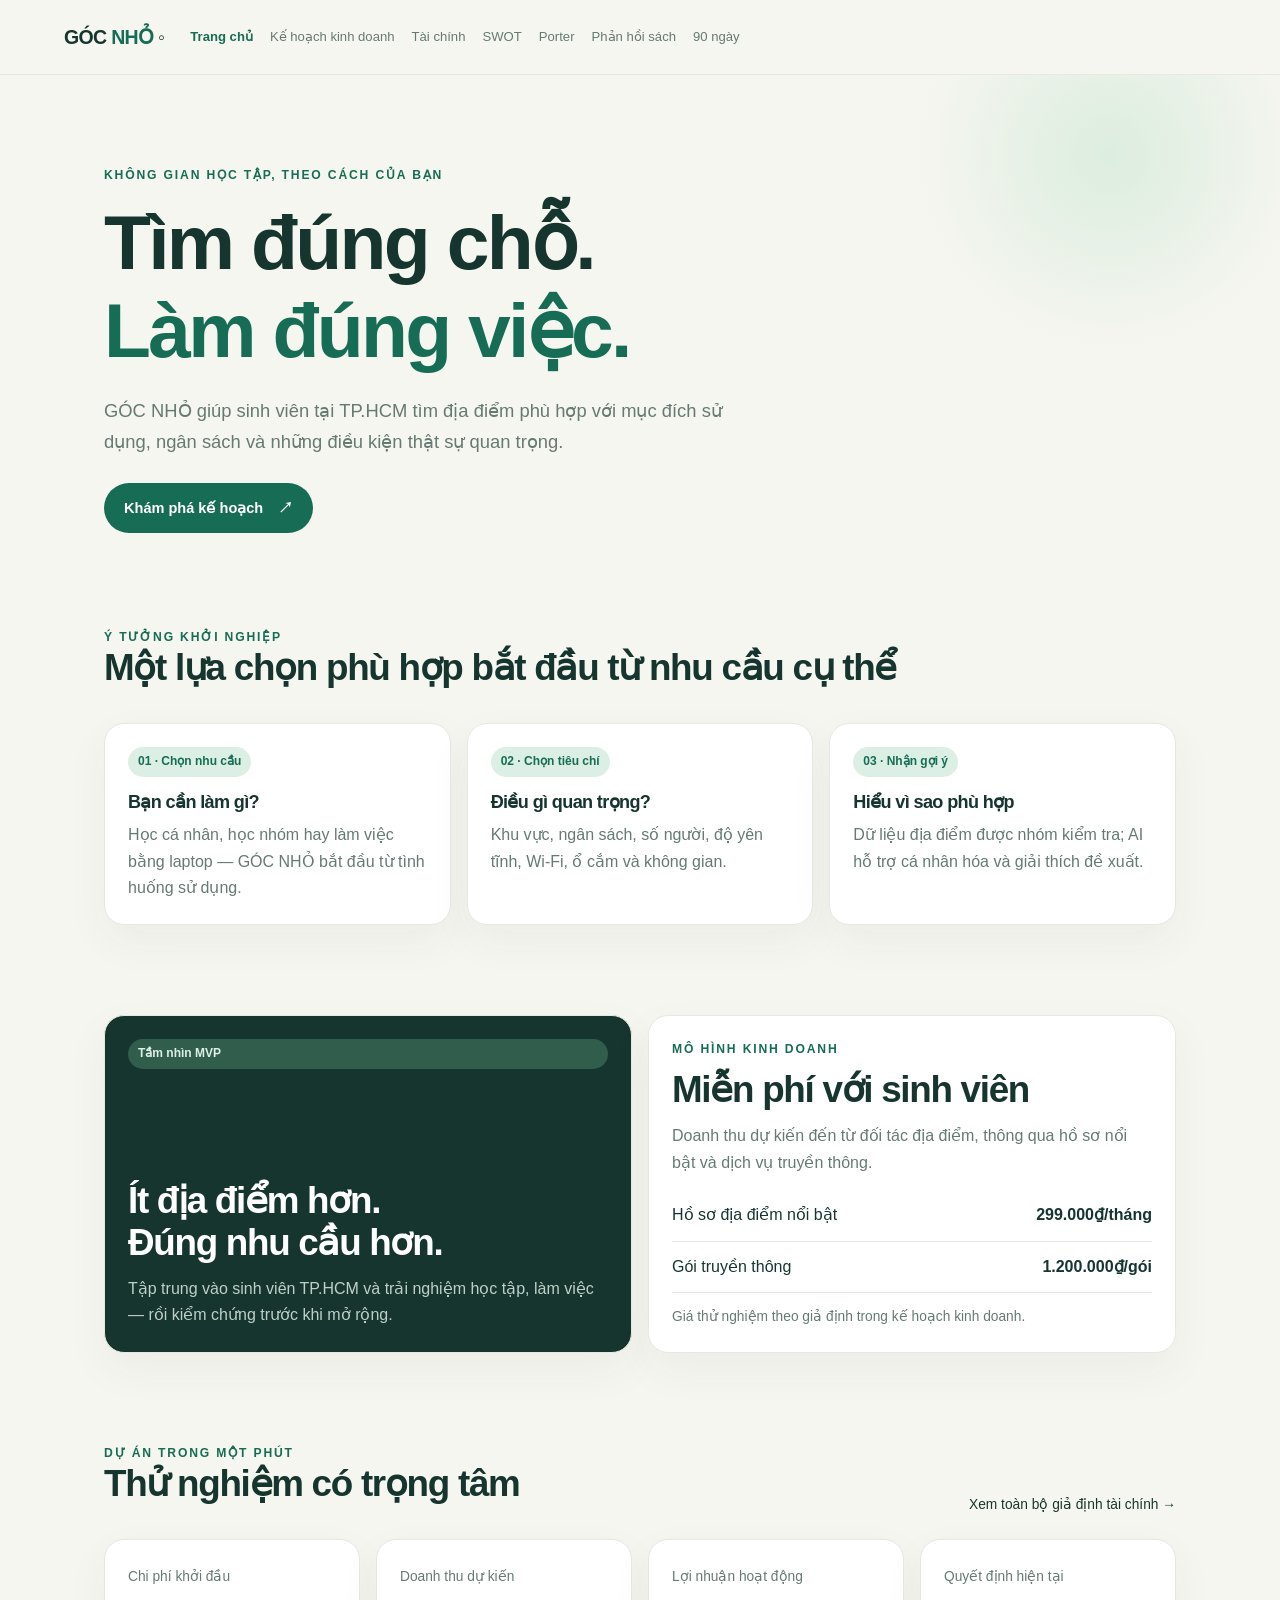
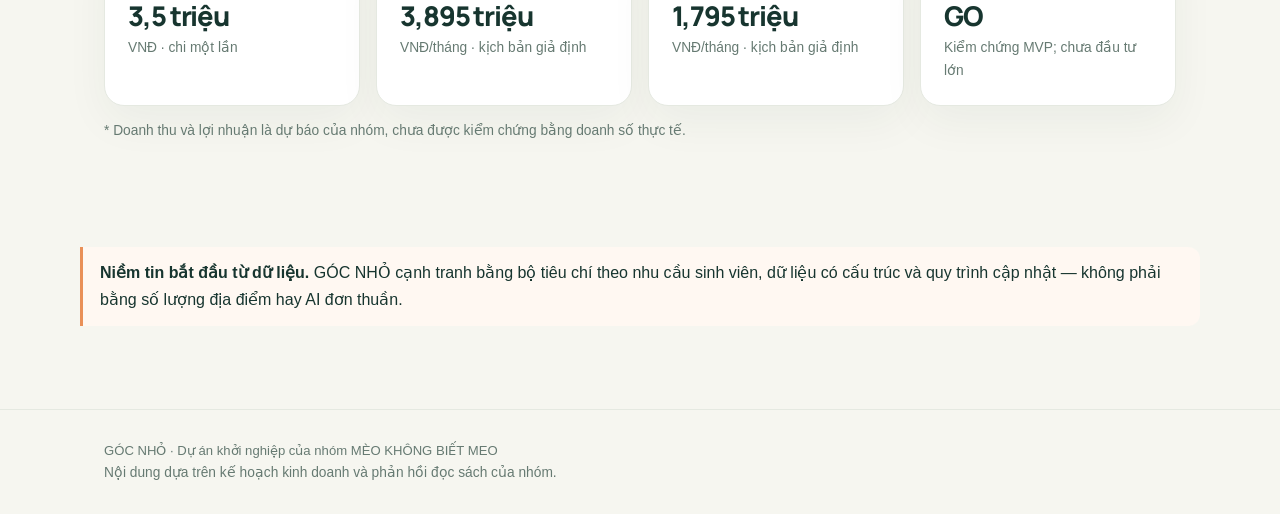
<file: index.html>
<!doctype html><html lang="vi"><head><meta charset="utf-8"><meta name="viewport" content="width=device-width,initial-scale=1"><meta name="theme-color" content="#f6f6f0"><meta name="description" content="GÓC NHỎ — nền tảng giúp sinh viên tìm đúng không gian cho việc cần làm."><title>GÓC NHỎ — Tìm đúng chỗ. Làm đúng việc.</title><link rel="stylesheet" href="style.css"></head><body>
<nav class="nav"><div class="navin"><a class="brand" href="index.html">GÓC <i>NHỎ</i> ◦</a><div class="navlinks"><a class="active" href="index.html">Trang chủ</a><a href="ke-hoach-kinh-doanh.html">Kế hoạch kinh doanh</a><a href="phan-tich-tai-chinh.html">Tài chính</a><a href="swot.html">SWOT</a><a href="porter.html">Porter</a><a href="phan-hoi-doc-sach.html">Phản hồi sách</a><a href="ke-hoach-90-ngay.html">90 ngày</a></div></div></nav>
<main><section class="hero"><div class="wrap"><div class="eyebrow">Không gian học tập, theo cách của bạn</div><h1>Tìm đúng chỗ.<br><span style="color:var(--green)">Làm đúng việc.</span></h1><p class="lead">GÓC NHỎ giúp sinh viên tại TP.HCM tìm địa điểm phù hợp với mục đích sử dụng, ngân sách và những điều kiện thật sự quan trọng.</p><a class="btn" href="ke-hoach-kinh-doanh.html">Khám phá kế hoạch <span aria-hidden="true">　↗</span></a></div></section>
<section class="section"><div class="wrap"><div class="sectionhead"><div><div class="eyebrow">Ý tưởng khởi nghiệp</div><h2>Một lựa chọn phù hợp bắt đầu từ nhu cầu cụ thể</h2></div></div><div class="grid g3"><article class="card"><span class="tag">01 · Chọn nhu cầu</span><h3 style="margin-top:15px">Bạn cần làm gì?</h3><p>Học cá nhân, học nhóm hay làm việc bằng laptop — GÓC NHỎ bắt đầu từ tình huống sử dụng.</p></article><article class="card"><span class="tag">02 · Chọn tiêu chí</span><h3 style="margin-top:15px">Điều gì quan trọng?</h3><p>Khu vực, ngân sách, số người, độ yên tĩnh, Wi-Fi, ổ cắm và không gian.</p></article><article class="card"><span class="tag">03 · Nhận gợi ý</span><h3 style="margin-top:15px">Hiểu vì sao phù hợp</h3><p>Dữ liệu địa điểm được nhóm kiểm tra; AI hỗ trợ cá nhân hóa và giải thích đề xuất.</p></article></div></div></section>
<section class="section"><div class="wrap grid g2"><article class="card feature"><span class="tag">Tầm nhìn MVP</span><div><h2>Ít địa điểm hơn.<br>Đúng nhu cầu hơn.</h2><p>Tập trung vào sinh viên TP.HCM và trải nghiệm học tập, làm việc — rồi kiểm chứng trước khi mở rộng.</p></div></article><article class="card"><div class="eyebrow">Mô hình kinh doanh</div><h2 style="margin-top:10px">Miễn phí với sinh viên</h2><p>Doanh thu dự kiến đến từ đối tác địa điểm, thông qua hồ sơ nổi bật và dịch vụ truyền thông.</p><div class="row"><span>Hồ sơ địa điểm nổi bật</span><strong>299.000₫/tháng</strong></div><div class="row"><span>Gói truyền thông</span><strong>1.200.000₫/gói</strong></div><p class="small" style="margin-top:13px">Giá thử nghiệm theo giả định trong kế hoạch kinh doanh.</p></article></div></section>
<section class="section"><div class="wrap"><div class="sectionhead"><div><div class="eyebrow">Dự án trong một phút</div><h2>Thử nghiệm có trọng tâm</h2></div><a class="small" href="phan-tich-tai-chinh.html">Xem toàn bộ giả định tài chính →</a></div><div class="grid g4"><article class="card"><span class="small muted">Chi phí khởi đầu</span><div class="metric">3,5 triệu</div><p class="small">VNĐ · chi một lần</p></article><article class="card"><span class="small muted">Doanh thu dự kiến</span><div class="metric">3,895 triệu</div><p class="small">VNĐ/tháng · kịch bản giả định</p></article><article class="card"><span class="small muted">Lợi nhuận hoạt động</span><div class="metric">1,795 triệu</div><p class="small">VNĐ/tháng · kịch bản giả định</p></article><article class="card"><span class="small muted">Quyết định hiện tại</span><div class="metric">GO</div><p class="small">Kiểm chứng MVP; chưa đầu tư lớn</p></article></div><p class="small" style="margin-top:14px">* Doanh thu và lợi nhuận là dự báo của nhóm, chưa được kiểm chứng bằng doanh số thực tế.</p></div></section>
<section class="section"><div class="wrap callout"><strong>Niềm tin bắt đầu từ dữ liệu.</strong> GÓC NHỎ cạnh tranh bằng bộ tiêu chí theo nhu cầu sinh viên, dữ liệu có cấu trúc và quy trình cập nhật — không phải bằng số lượng địa điểm hay AI đơn thuần.</div></section></main><footer class="footer"><div class="wrap">GÓC NHỎ · Dự án khởi nghiệp của nhóm MÈO KHÔNG BIẾT MEO<br><span class="small">Nội dung dựa trên kế hoạch kinh doanh và phản hồi đọc sách của nhóm.</span></div></footer></body></html>
</file>
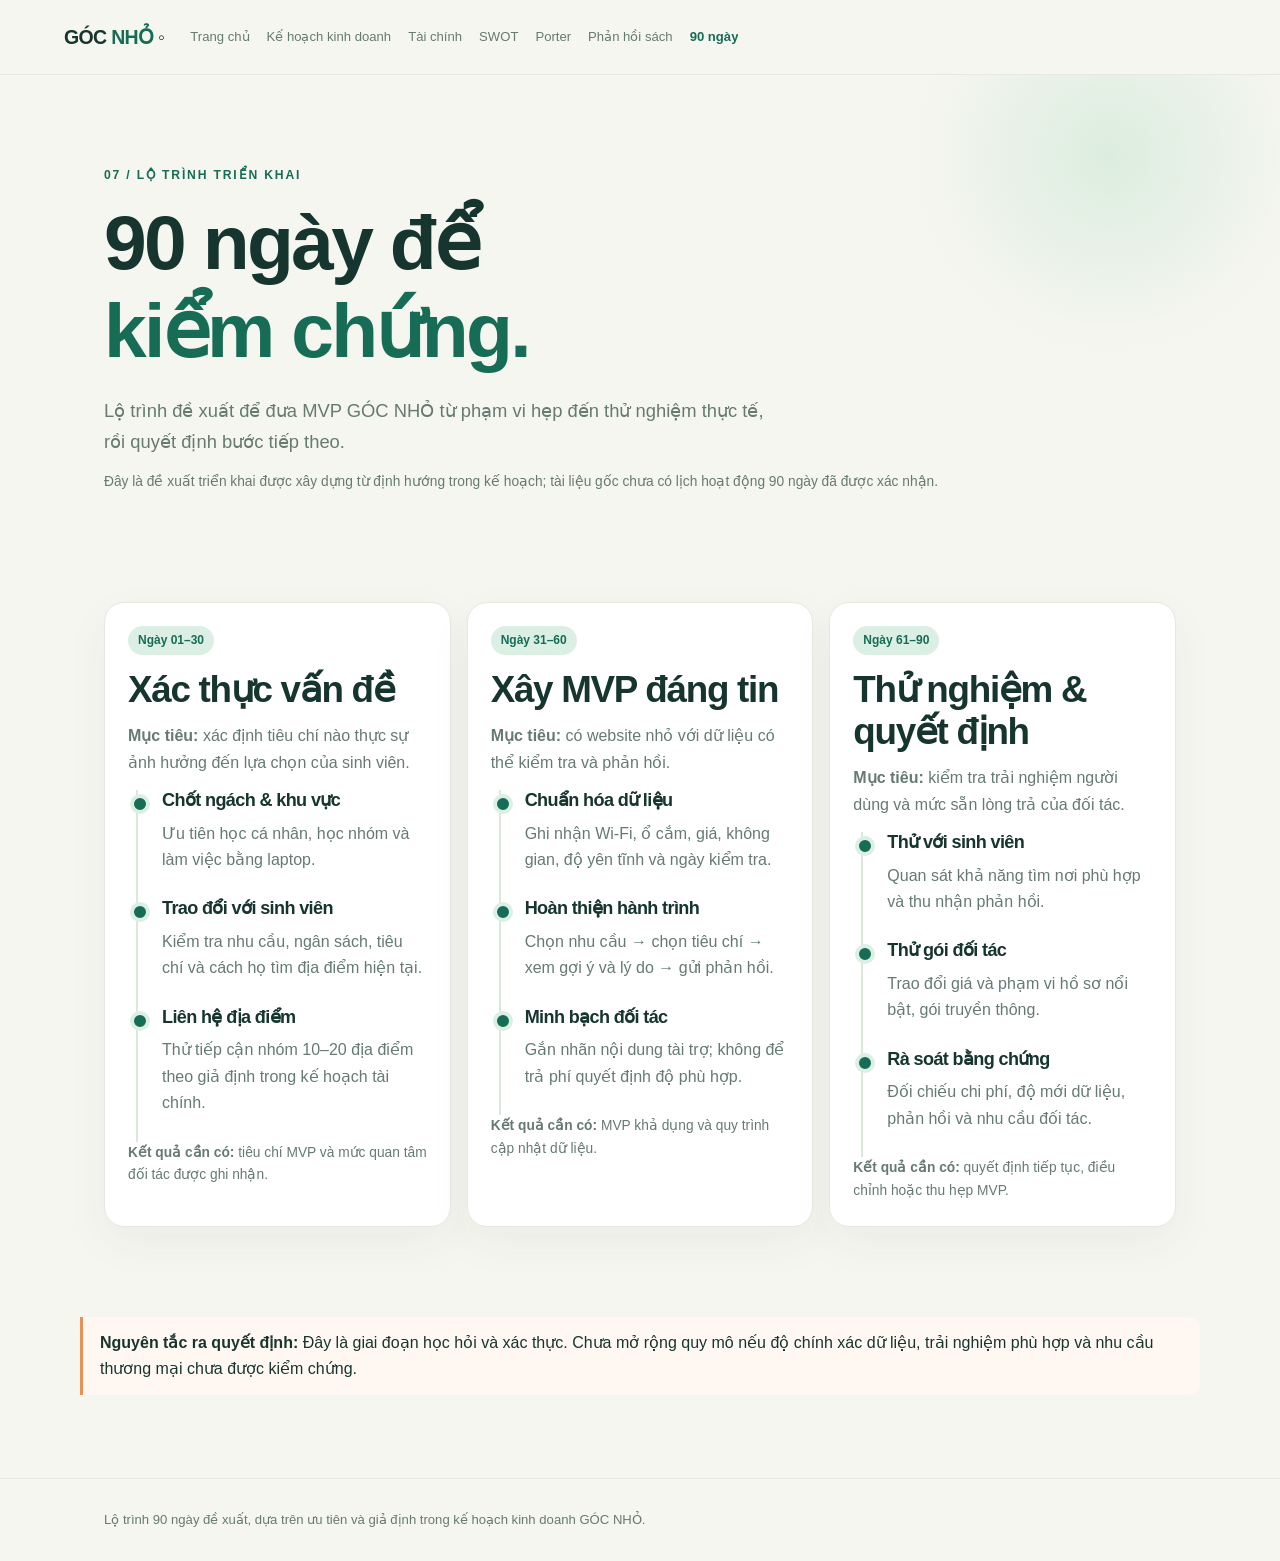
<file: ke-hoach-90-ngay.html>
<!doctype html><html lang="vi"><head><meta charset="utf-8"><meta name="viewport" content="width=device-width,initial-scale=1"><title>Kế hoạch 90 ngày · GÓC NHỎ</title><link rel="stylesheet" href="style.css"></head><body><nav class="nav"><div class="navin"><a class="brand" href="index.html">GÓC <i>NHỎ</i> ◦</a><div class="navlinks"><a href="index.html">Trang chủ</a><a href="ke-hoach-kinh-doanh.html">Kế hoạch kinh doanh</a><a href="phan-tich-tai-chinh.html">Tài chính</a><a href="swot.html">SWOT</a><a href="porter.html">Porter</a><a href="phan-hoi-doc-sach.html">Phản hồi sách</a><a class="active" href="ke-hoach-90-ngay.html">90 ngày</a></div></div></nav><main><section class="hero"><div class="wrap"><div class="eyebrow">07 / Lộ trình triển khai</div><h1>90 ngày để<br><span style="color:var(--green)">kiểm chứng.</span></h1><p class="lead">Lộ trình đề xuất để đưa MVP GÓC NHỎ từ phạm vi hẹp đến thử nghiệm thực tế, rồi quyết định bước tiếp theo.</p><p class="small">Đây là đề xuất triển khai được xây dựng từ định hướng trong kế hoạch; tài liệu gốc chưa có lịch hoạt động 90 ngày đã được xác nhận.</p></div></section><section class="section"><div class="wrap grid g3"><article class="card"><span class="tag">Ngày 01–30</span><h2 style="margin-top:14px">Xác thực vấn đề</h2><p><strong>Mục tiêu:</strong> xác định tiêu chí nào thực sự ảnh hưởng đến lựa chọn của sinh viên.</p><div class="timeline"><div class="phase"><h3>Chốt ngách & khu vực</h3><p>Ưu tiên học cá nhân, học nhóm và làm việc bằng laptop.</p></div><div class="phase"><h3>Trao đổi với sinh viên</h3><p>Kiểm tra nhu cầu, ngân sách, tiêu chí và cách họ tìm địa điểm hiện tại.</p></div><div class="phase"><h3>Liên hệ địa điểm</h3><p>Thử tiếp cận nhóm 10–20 địa điểm theo giả định trong kế hoạch tài chính.</p></div></div><p class="small"><strong>Kết quả cần có:</strong> tiêu chí MVP và mức quan tâm đối tác được ghi nhận.</p></article><article class="card"><span class="tag">Ngày 31–60</span><h2 style="margin-top:14px">Xây MVP đáng tin</h2><p><strong>Mục tiêu:</strong> có website nhỏ với dữ liệu có thể kiểm tra và phản hồi.</p><div class="timeline"><div class="phase"><h3>Chuẩn hóa dữ liệu</h3><p>Ghi nhận Wi-Fi, ổ cắm, giá, không gian, độ yên tĩnh và ngày kiểm tra.</p></div><div class="phase"><h3>Hoàn thiện hành trình</h3><p>Chọn nhu cầu → chọn tiêu chí → xem gợi ý và lý do → gửi phản hồi.</p></div><div class="phase"><h3>Minh bạch đối tác</h3><p>Gắn nhãn nội dung tài trợ; không để trả phí quyết định độ phù hợp.</p></div></div><p class="small"><strong>Kết quả cần có:</strong> MVP khả dụng và quy trình cập nhật dữ liệu.</p></article><article class="card"><span class="tag">Ngày 61–90</span><h2 style="margin-top:14px">Thử nghiệm & quyết định</h2><p><strong>Mục tiêu:</strong> kiểm tra trải nghiệm người dùng và mức sẵn lòng trả của đối tác.</p><div class="timeline"><div class="phase"><h3>Thử với sinh viên</h3><p>Quan sát khả năng tìm nơi phù hợp và thu nhận phản hồi.</p></div><div class="phase"><h3>Thử gói đối tác</h3><p>Trao đổi giá và phạm vi hồ sơ nổi bật, gói truyền thông.</p></div><div class="phase"><h3>Rà soát bằng chứng</h3><p>Đối chiếu chi phí, độ mới dữ liệu, phản hồi và nhu cầu đối tác.</p></div></div><p class="small"><strong>Kết quả cần có:</strong> quyết định tiếp tục, điều chỉnh hoặc thu hẹp MVP.</p></article></div></section><section class="section"><div class="wrap callout"><strong>Nguyên tắc ra quyết định:</strong> Đây là giai đoạn học hỏi và xác thực. Chưa mở rộng quy mô nếu độ chính xác dữ liệu, trải nghiệm phù hợp và nhu cầu thương mại chưa được kiểm chứng.</div></section></main><footer class="footer"><div class="wrap">Lộ trình 90 ngày đề xuất, dựa trên ưu tiên và giả định trong kế hoạch kinh doanh GÓC NHỎ.</div></footer></body></html>
</file>
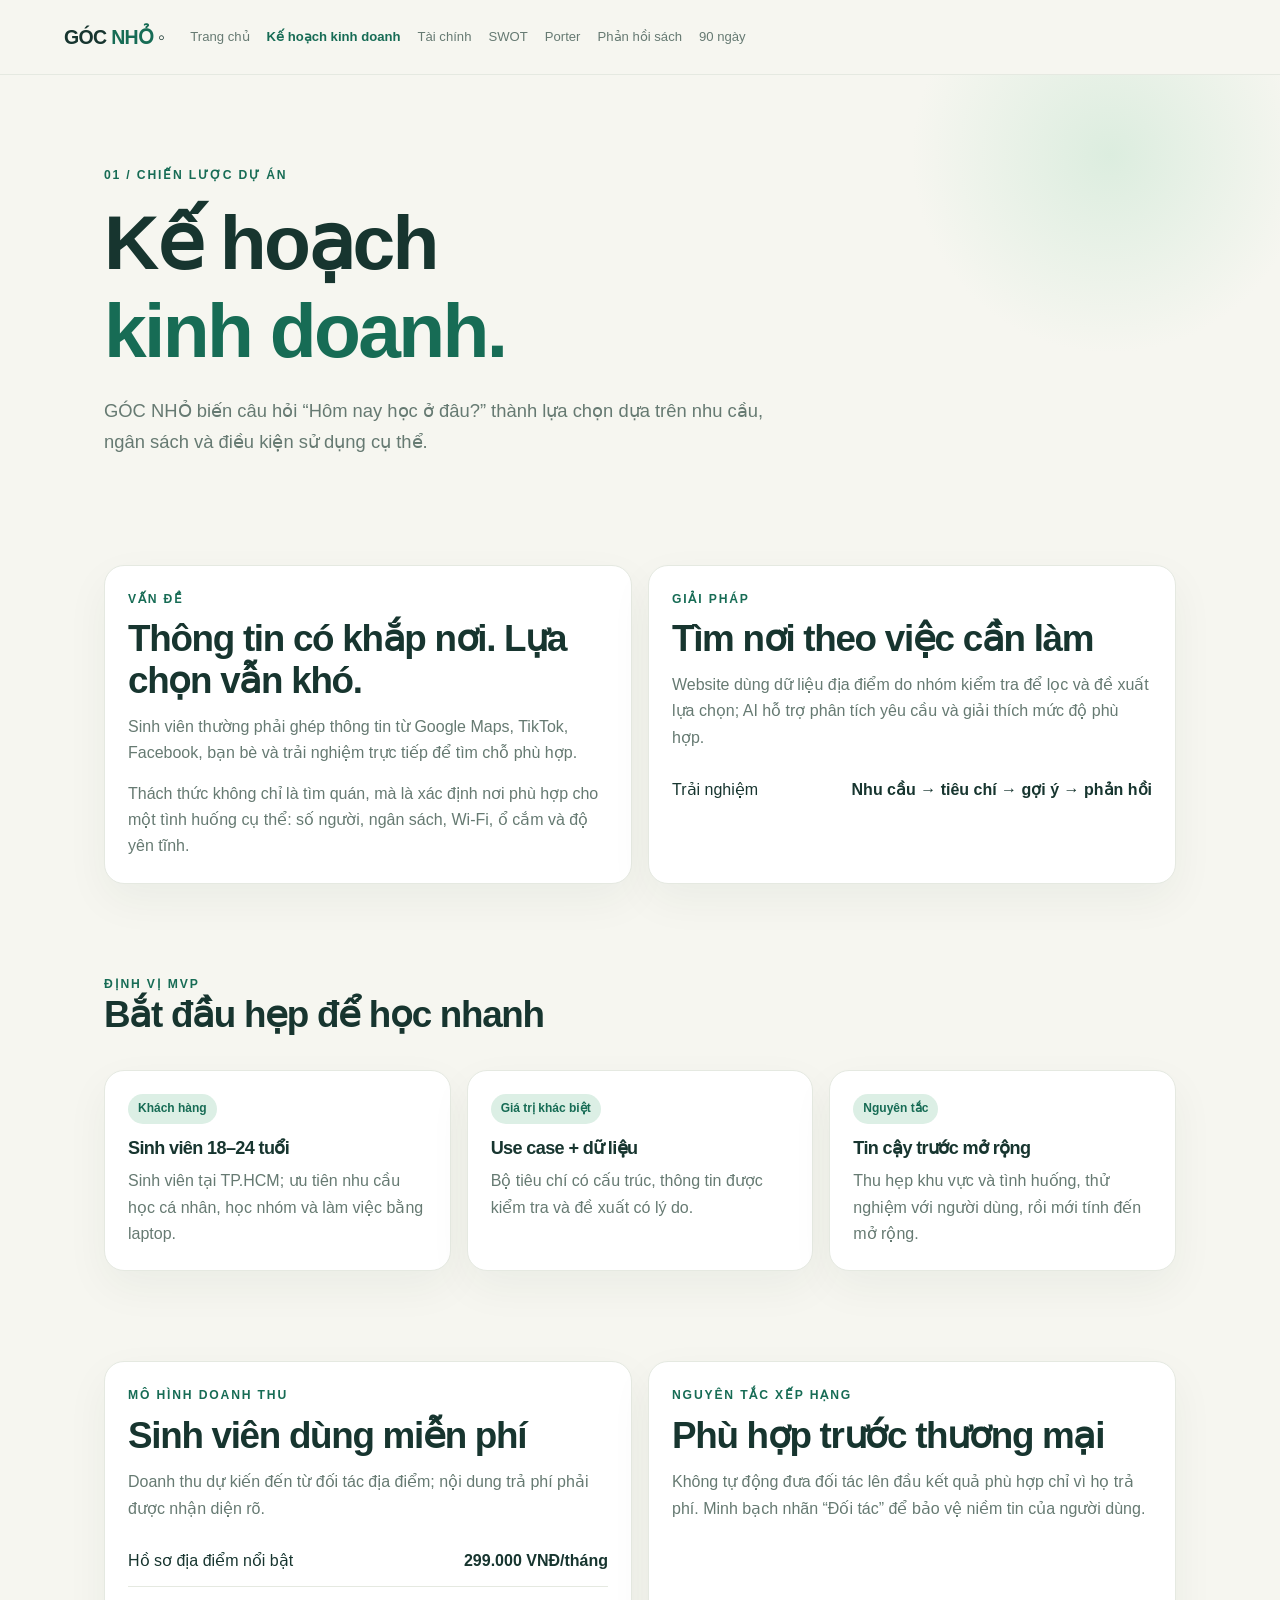
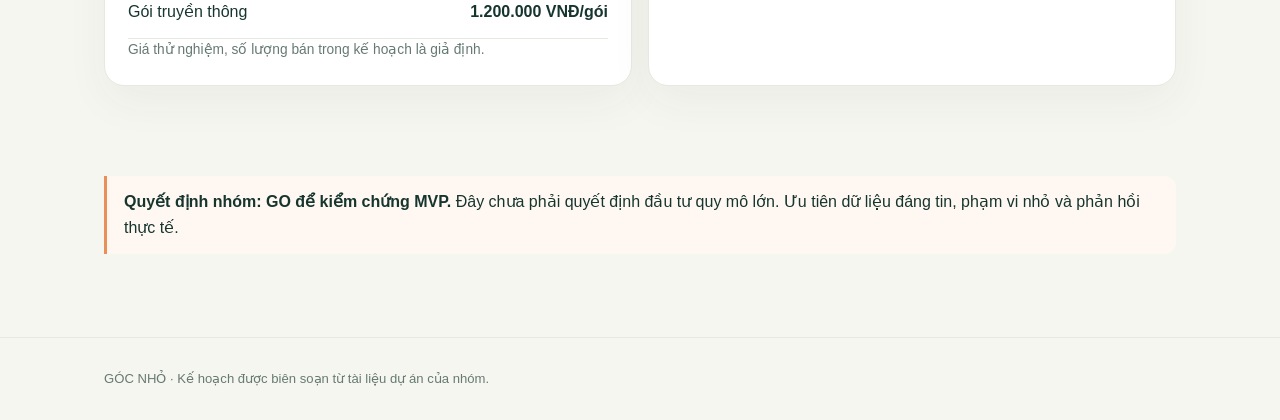
<file: ke-hoach-kinh-doanh.html>
<!doctype html><html lang="vi"><head><meta charset="utf-8"><meta name="viewport" content="width=device-width,initial-scale=1"><title>Kế hoạch kinh doanh · GÓC NHỎ</title><link rel="stylesheet" href="style.css"></head><body><nav class="nav"><div class="navin"><a class="brand" href="index.html">GÓC <i>NHỎ</i> ◦</a><div class="navlinks"><a href="index.html">Trang chủ</a><a class="active" href="ke-hoach-kinh-doanh.html">Kế hoạch kinh doanh</a><a href="phan-tich-tai-chinh.html">Tài chính</a><a href="swot.html">SWOT</a><a href="porter.html">Porter</a><a href="phan-hoi-doc-sach.html">Phản hồi sách</a><a href="ke-hoach-90-ngay.html">90 ngày</a></div></div></nav><main><section class="hero"><div class="wrap"><div class="eyebrow">01 / Chiến lược dự án</div><h1>Kế hoạch<br><span style="color:var(--green)">kinh doanh.</span></h1><p class="lead">GÓC NHỎ biến câu hỏi “Hôm nay học ở đâu?” thành lựa chọn dựa trên nhu cầu, ngân sách và điều kiện sử dụng cụ thể.</p></div></section><section class="section"><div class="wrap grid g2"><article class="card"><div class="eyebrow">Vấn đề</div><h2 style="margin-top:9px">Thông tin có khắp nơi. Lựa chọn vẫn khó.</h2><p>Sinh viên thường phải ghép thông tin từ Google Maps, TikTok, Facebook, bạn bè và trải nghiệm trực tiếp để tìm chỗ phù hợp.</p><p>Thách thức không chỉ là tìm quán, mà là xác định nơi phù hợp cho một tình huống cụ thể: số người, ngân sách, Wi-Fi, ổ cắm và độ yên tĩnh.</p></article><article class="card"><div class="eyebrow">Giải pháp</div><h2 style="margin-top:9px">Tìm nơi theo việc cần làm</h2><p>Website dùng dữ liệu địa điểm do nhóm kiểm tra để lọc và đề xuất lựa chọn; AI hỗ trợ phân tích yêu cầu và giải thích mức độ phù hợp.</p><div class="row"><span>Trải nghiệm</span><strong>Nhu cầu → tiêu chí → gợi ý → phản hồi</strong></div></article></div></section><section class="section"><div class="wrap"><div class="sectionhead"><div><div class="eyebrow">Định vị MVP</div><h2>Bắt đầu hẹp để học nhanh</h2></div></div><div class="grid g3"><article class="card"><span class="tag">Khách hàng</span><h3 style="margin-top:14px">Sinh viên 18–24 tuổi</h3><p>Sinh viên tại TP.HCM; ưu tiên nhu cầu học cá nhân, học nhóm và làm việc bằng laptop.</p></article><article class="card"><span class="tag">Giá trị khác biệt</span><h3 style="margin-top:14px">Use case + dữ liệu</h3><p>Bộ tiêu chí có cấu trúc, thông tin được kiểm tra và đề xuất có lý do.</p></article><article class="card"><span class="tag">Nguyên tắc</span><h3 style="margin-top:14px">Tin cậy trước mở rộng</h3><p>Thu hẹp khu vực và tình huống, thử nghiệm với người dùng, rồi mới tính đến mở rộng.</p></article></div></div></section><section class="section"><div class="wrap grid g2"><article class="card"><div class="eyebrow">Mô hình doanh thu</div><h2 style="margin-top:10px">Sinh viên dùng miễn phí</h2><p>Doanh thu dự kiến đến từ đối tác địa điểm; nội dung trả phí phải được nhận diện rõ.</p><div class="row"><span>Hồ sơ địa điểm nổi bật</span><strong>299.000 VNĐ/tháng</strong></div><div class="row"><span>Gói truyền thông</span><strong>1.200.000 VNĐ/gói</strong></div><p class="small">Giá thử nghiệm, số lượng bán trong kế hoạch là giả định.</p></article><article class="card"><div class="eyebrow">Nguyên tắc xếp hạng</div><h2 style="margin-top:10px">Phù hợp trước thương mại</h2><p>Không tự động đưa đối tác lên đầu kết quả phù hợp chỉ vì họ trả phí. Minh bạch nhãn “Đối tác” để bảo vệ niềm tin của người dùng.</p></article></div></section><section class="section"><div class="wrap"><div class="callout"><strong>Quyết định nhóm: GO để kiểm chứng MVP.</strong> Đây chưa phải quyết định đầu tư quy mô lớn. Ưu tiên dữ liệu đáng tin, phạm vi nhỏ và phản hồi thực tế.</div></div></section></main><footer class="footer"><div class="wrap">GÓC NHỎ · Kế hoạch được biên soạn từ tài liệu dự án của nhóm.</div></footer></body></html>
</file>
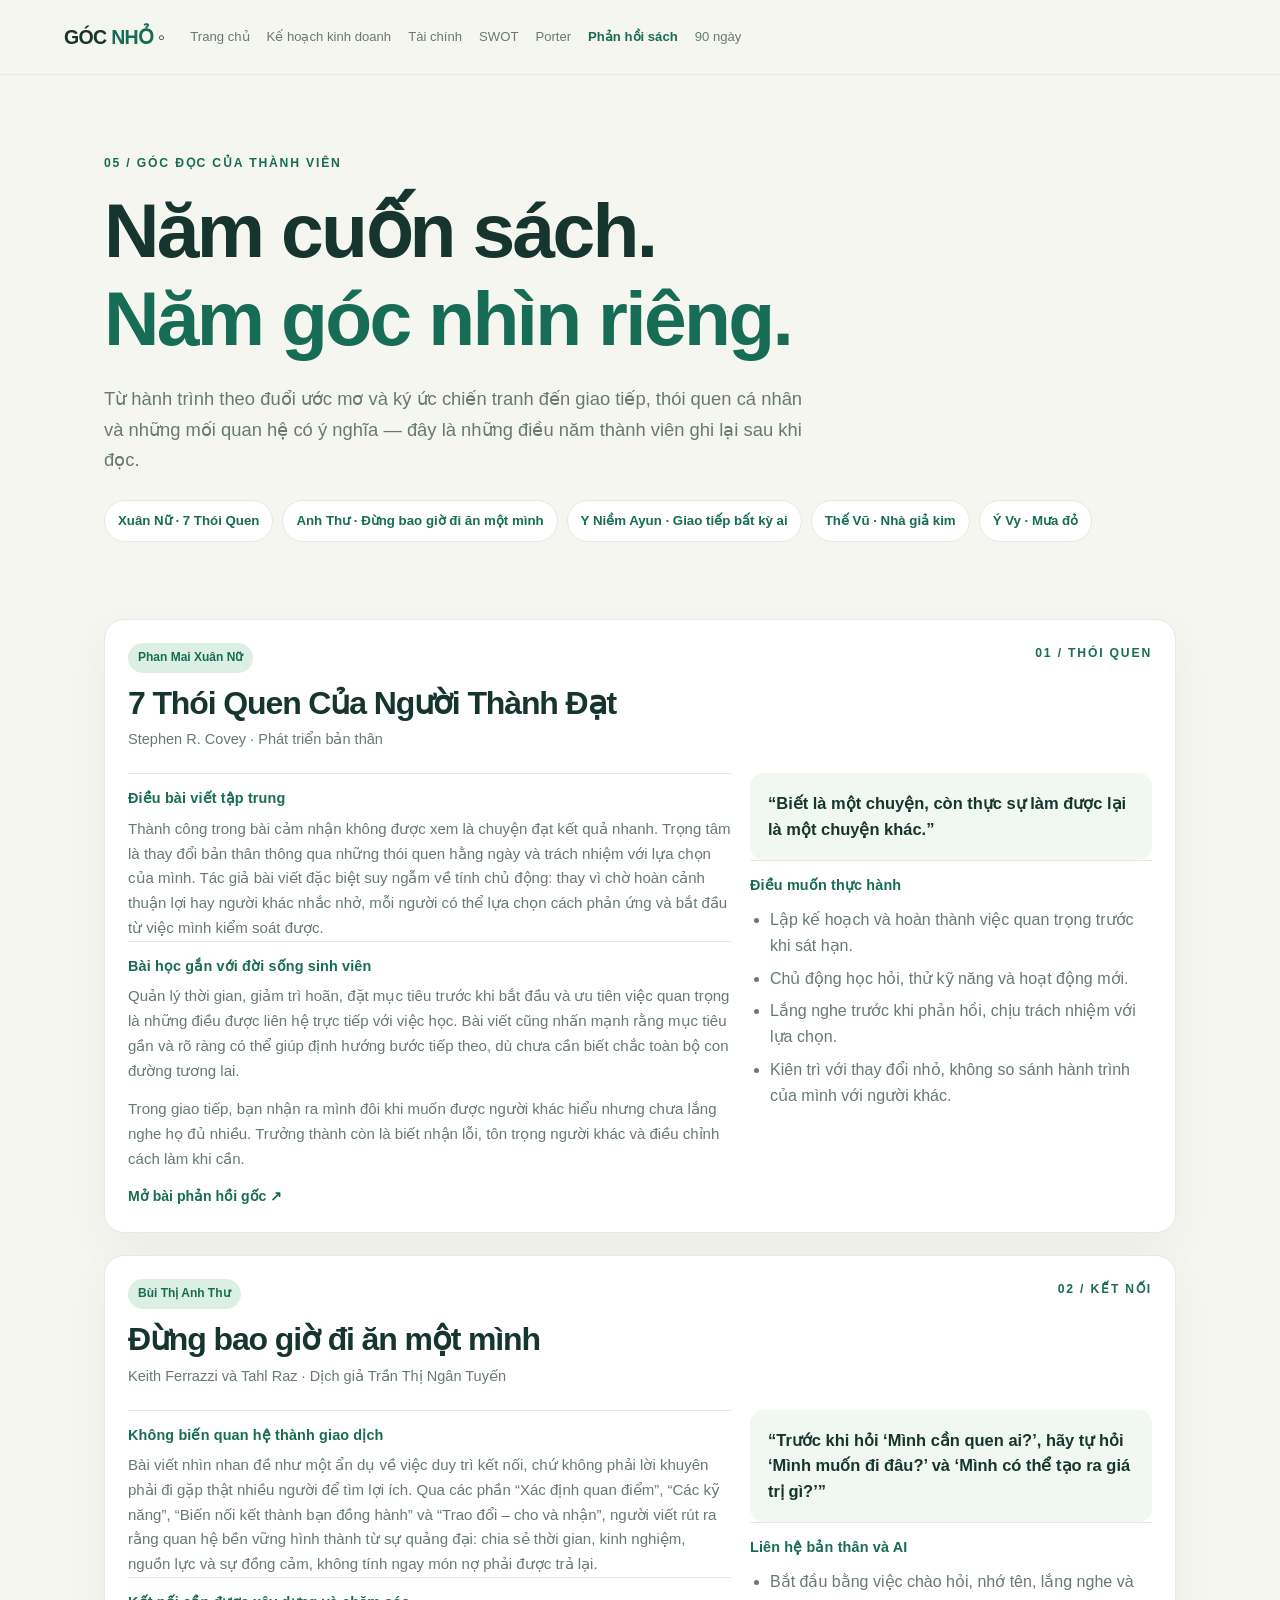
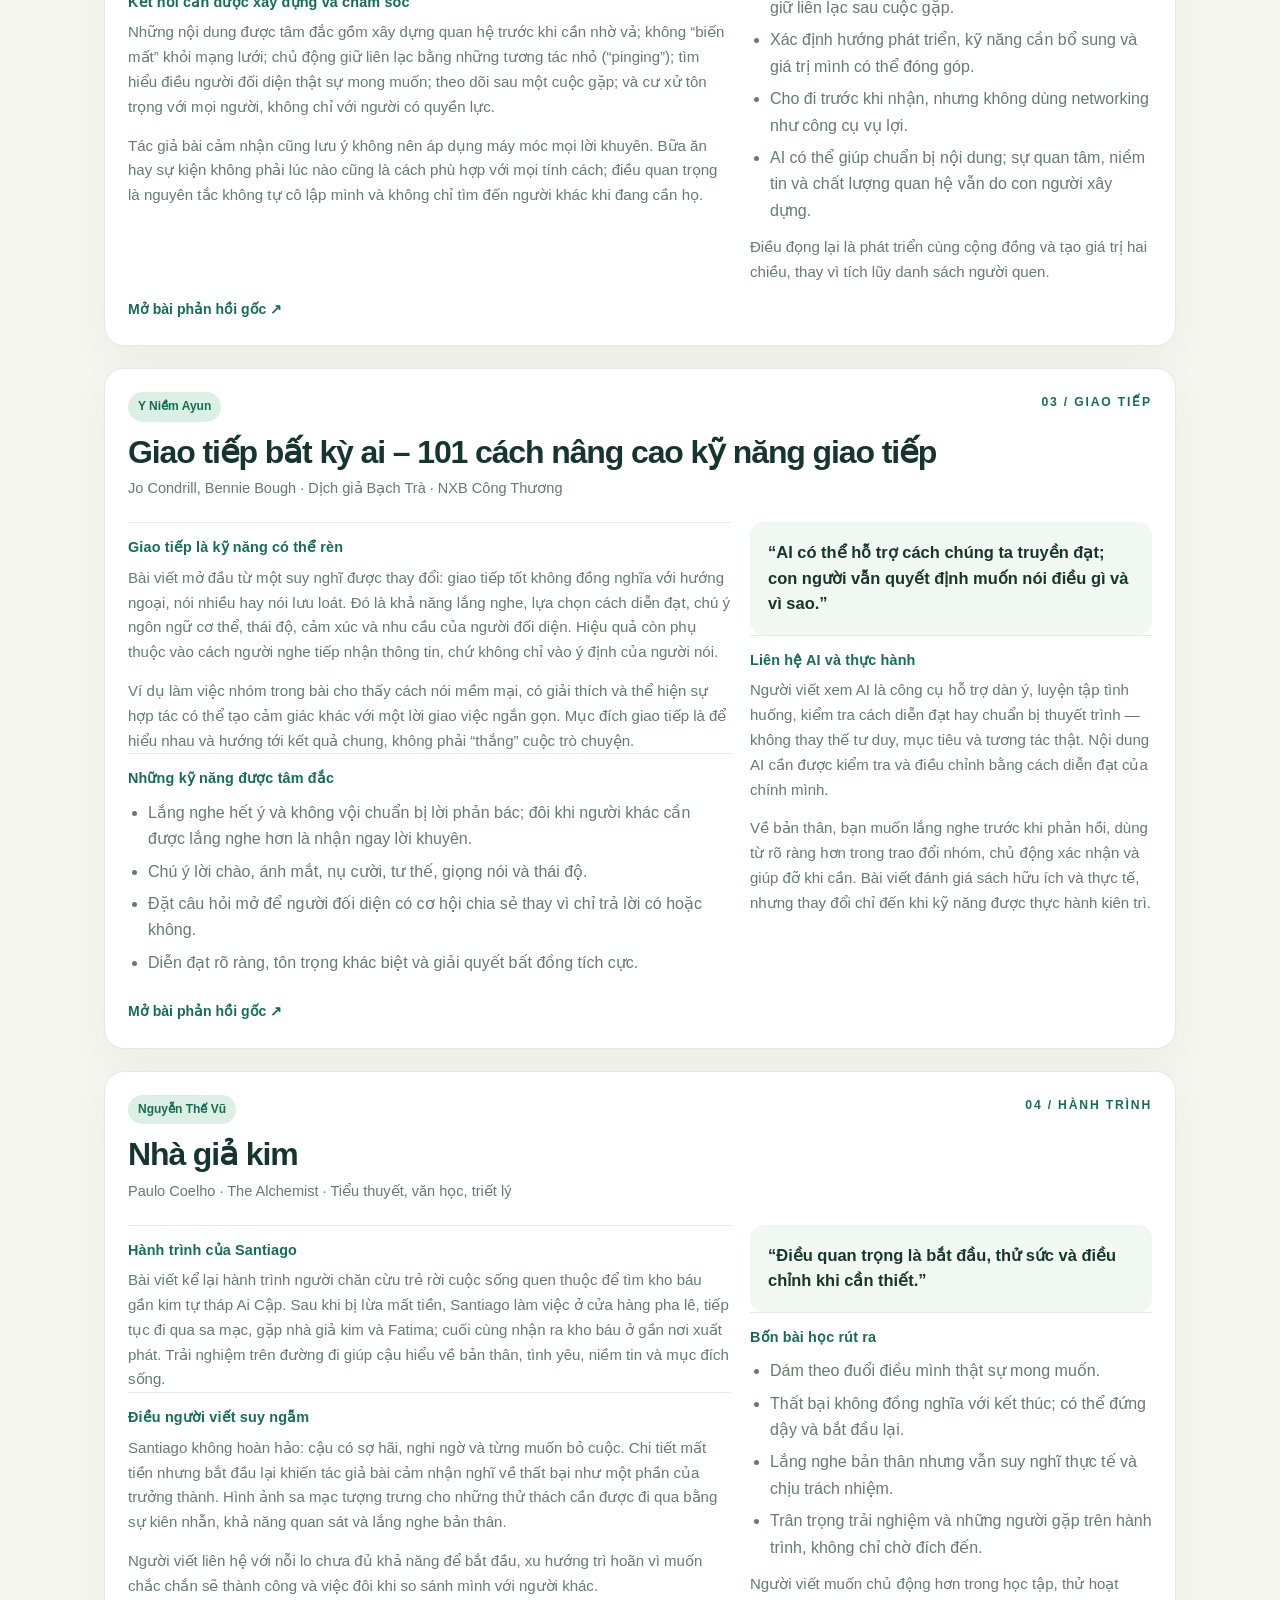
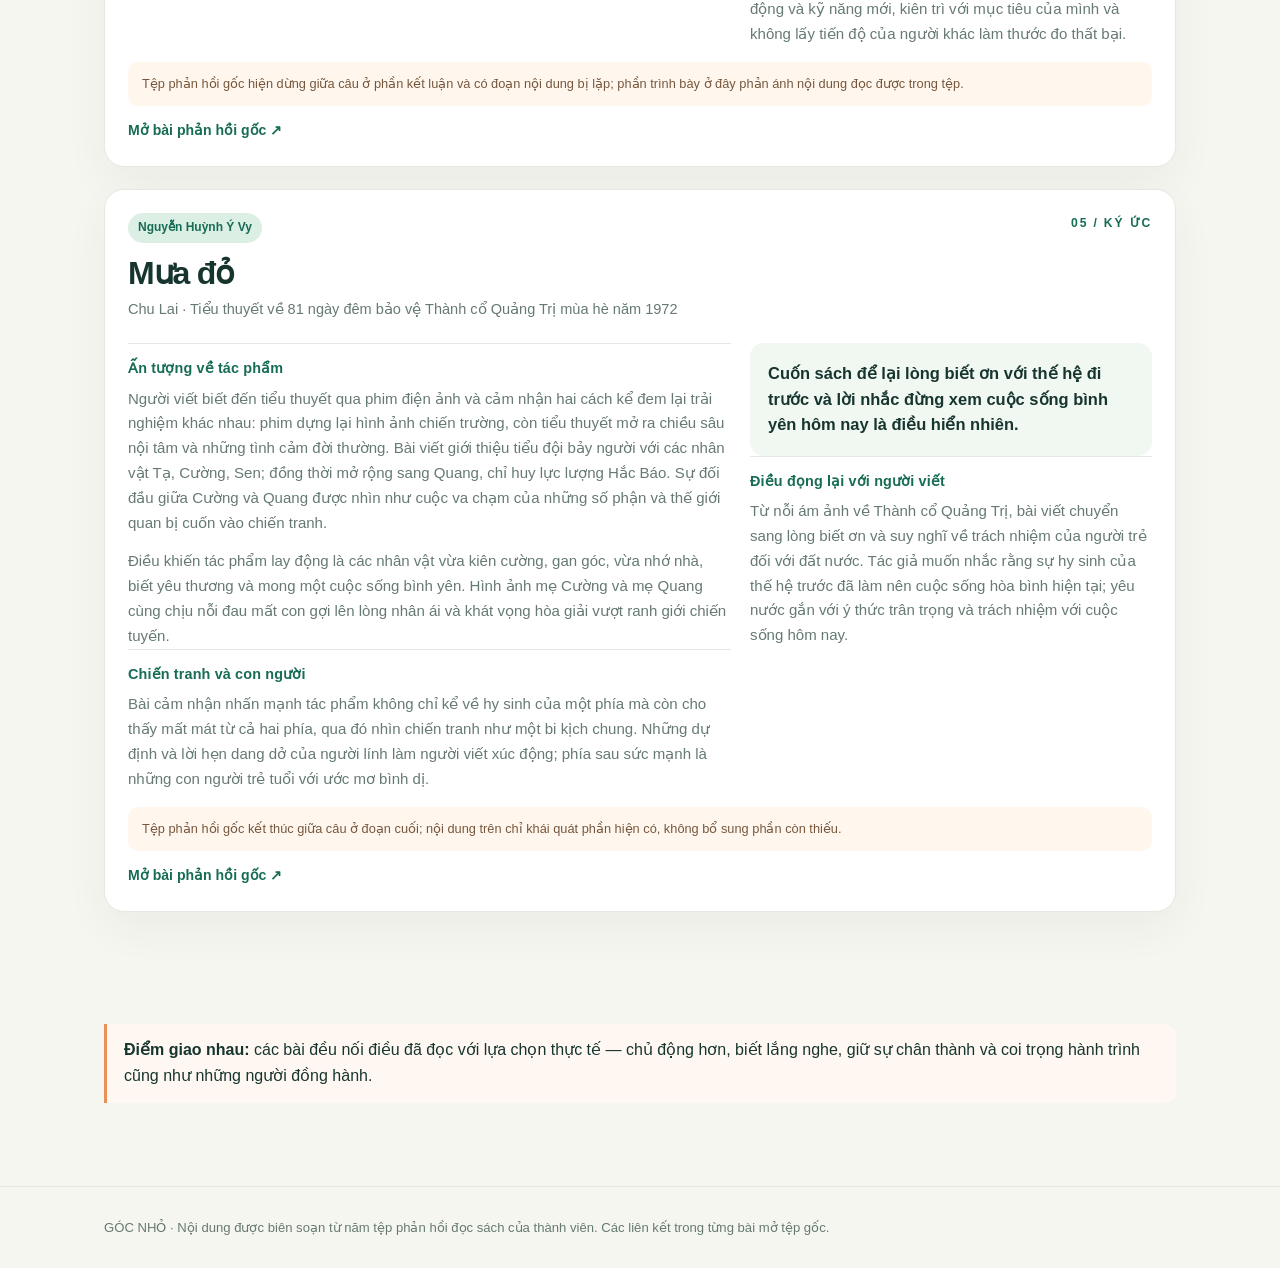
<file: phan-hoi-doc-sach.html>
<!doctype html>
<html lang="vi">
<head>
<meta charset="utf-8"><meta name="viewport" content="width=device-width,initial-scale=1">
<meta name="description" content="Những bài học, suy ngẫm và liên hệ thực tế từ năm phản hồi đọc sách của thành viên nhóm GÓC NHỎ.">
<title>Phản hồi đọc sách · GÓC NHỎ</title><link rel="stylesheet" href="style.css">
<style>
.reading-hero{padding:78px 0 45px}.reading-intro{max-width:720px}.toc{display:flex;flex-wrap:wrap;gap:9px;margin-top:25px}.toc a{padding:9px 13px;border:1px solid var(--line);background:#fff;border-radius:30px;font-size:.83rem;color:var(--green);font-weight:700}.toc a:hover{background:var(--mint)}.review{scroll-margin-top:110px;margin:0 0 22px}.review-head{display:grid;grid-template-columns:1fr auto;gap:20px;align-items:start}.book-title{font:800 clamp(1.45rem,3vw,2rem)/1.2 "Segoe UI",Arial,sans-serif;letter-spacing:-.035em;margin:11px 0 5px}.book-meta{font-size:.91rem;margin:0}.review-grid{display:grid;grid-template-columns:1.2fr .8fr;gap:19px;margin-top:22px}.review-block{padding-top:16px;border-top:1px solid var(--line)}.review-block h3{color:var(--green);font-size:.9rem;letter-spacing:.01em}.review-block p{font-size:.94rem}.review-block ul{padding-left:20px;color:var(--muted);margin:8px 0}.review-block li{padding:3px 0}.pull{background:#f1f7f1;border-radius:14px;padding:18px;color:var(--ink);font:600 1.03rem/1.55 "Segoe UI",Arial,sans-serif}.source-note{font-size:.8rem;padding:11px 14px;background:#fff7ee;border-radius:10px;color:#76573d;margin-top:16px}.source-link{display:inline-flex;margin-top:13px;color:var(--green);font-weight:700;font-size:.88rem}.reader-note{font-size:.84rem}.@media(max-width:700px){.review-grid{grid-template-columns:1fr}.review-head{grid-template-columns:1fr}.reading-hero{padding:55px 0 35px}}
</style></head>
<body>
<nav class="nav"><div class="navin"><a class="brand" href="index.html">GÓC <i>NHỎ</i> ◦</a><div class="navlinks"><a href="index.html">Trang chủ</a><a href="ke-hoach-kinh-doanh.html">Kế hoạch kinh doanh</a><a href="phan-tich-tai-chinh.html">Tài chính</a><a href="swot.html">SWOT</a><a href="porter.html">Porter</a><a class="active" href="phan-hoi-doc-sach.html">Phản hồi sách</a><a href="ke-hoach-90-ngay.html">90 ngày</a></div></div></nav>
<main>
<section class="reading-hero"><div class="wrap"><div class="eyebrow">05 / Góc đọc của thành viên</div><h1>Năm cuốn sách.<br><span style="color:var(--green)">Năm góc nhìn riêng.</span></h1><p class="lead reading-intro">Từ hành trình theo đuổi ước mơ và ký ức chiến tranh đến giao tiếp, thói quen cá nhân và những mối quan hệ có ý nghĩa — đây là những điều năm thành viên ghi lại sau khi đọc.</p><nav class="toc" aria-label="Danh sách bài phản hồi"><a href="#nu">Xuân Nữ · 7 Thói Quen</a><a href="#thu">Anh Thư · Đừng bao giờ đi ăn một mình</a><a href="#ayun">Y Niềm Ayun · Giao tiếp bất kỳ ai</a><a href="#vu">Thế Vũ · Nhà giả kim</a><a href="#vy">Ý Vy · Mưa đỏ</a></nav></div></section>
<section class="section"><div class="wrap">
<article class="card review" id="nu"><div class="review-head"><div><span class="tag">Phan Mai Xuân Nữ</span><h2 class="book-title">7 Thói Quen Của Người Thành Đạt</h2><p class="book-meta">Stephen R. Covey · Phát triển bản thân</p></div><span class="eyebrow">01 / Thói quen</span></div><div class="review-grid"><div><div class="review-block"><h3>Điều bài viết tập trung</h3><p>Thành công trong bài cảm nhận không được xem là chuyện đạt kết quả nhanh. Trọng tâm là thay đổi bản thân thông qua những thói quen hằng ngày và trách nhiệm với lựa chọn của mình. Tác giả bài viết đặc biệt suy ngẫm về tính chủ động: thay vì chờ hoàn cảnh thuận lợi hay người khác nhắc nhở, mỗi người có thể lựa chọn cách phản ứng và bắt đầu từ việc mình kiểm soát được.</p></div><div class="review-block"><h3>Bài học gắn với đời sống sinh viên</h3><p>Quản lý thời gian, giảm trì hoãn, đặt mục tiêu trước khi bắt đầu và ưu tiên việc quan trọng là những điều được liên hệ trực tiếp với việc học. Bài viết cũng nhấn mạnh rằng mục tiêu gần và rõ ràng có thể giúp định hướng bước tiếp theo, dù chưa cần biết chắc toàn bộ con đường tương lai.</p><p>Trong giao tiếp, bạn nhận ra mình đôi khi muốn được người khác hiểu nhưng chưa lắng nghe họ đủ nhiều. Trưởng thành còn là biết nhận lỗi, tôn trọng người khác và điều chỉnh cách làm khi cần.</p></div></div><aside><div class="pull">“Biết là một chuyện, còn thực sự làm được lại là một chuyện khác.”</div><div class="review-block"><h3>Điều muốn thực hành</h3><ul><li>Lập kế hoạch và hoàn thành việc quan trọng trước khi sát hạn.</li><li>Chủ động học hỏi, thử kỹ năng và hoạt động mới.</li><li>Lắng nghe trước khi phản hồi, chịu trách nhiệm với lựa chọn.</li><li>Kiên trì với thay đổi nhỏ, không so sánh hành trình của mình với người khác.</li></ul></div></aside></div><a class="source-link" href="reflections/24030621_Phan%20Mai%20Xu%C3%A2n%20N%E1%BB%AF.md">Mở bài phản hồi gốc ↗</a></article>

<article class="card review" id="thu"><div class="review-head"><div><span class="tag">Bùi Thị Anh Thư</span><h2 class="book-title">Đừng bao giờ đi ăn một mình</h2><p class="book-meta">Keith Ferrazzi và Tahl Raz · Dịch giả Trần Thị Ngân Tuyến</p></div><span class="eyebrow">02 / Kết nối</span></div><div class="review-grid"><div><div class="review-block"><h3>Không biến quan hệ thành giao dịch</h3><p>Bài viết nhìn nhan đề như một ẩn dụ về việc duy trì kết nối, chứ không phải lời khuyên phải đi gặp thật nhiều người để tìm lợi ích. Qua các phần “Xác định quan điểm”, “Các kỹ năng”, “Biến nối kết thành bạn đồng hành” và “Trao đổi – cho và nhận”, người viết rút ra rằng quan hệ bền vững hình thành từ sự quảng đại: chia sẻ thời gian, kinh nghiệm, nguồn lực và sự đồng cảm, không tính ngay món nợ phải được trả lại.</p></div><div class="review-block"><h3>Kết nối cần được xây dựng và chăm sóc</h3><p>Những nội dung được tâm đắc gồm xây dựng quan hệ trước khi cần nhờ vả; không “biến mất” khỏi mạng lưới; chủ động giữ liên lạc bằng những tương tác nhỏ (“pinging”); tìm hiểu điều người đối diện thật sự mong muốn; theo dõi sau một cuộc gặp; và cư xử tôn trọng với mọi người, không chỉ với người có quyền lực.</p><p>Tác giả bài cảm nhận cũng lưu ý không nên áp dụng máy móc mọi lời khuyên. Bữa ăn hay sự kiện không phải lúc nào cũng là cách phù hợp với mọi tính cách; điều quan trọng là nguyên tắc không tự cô lập mình và không chỉ tìm đến người khác khi đang cần họ.</p></div></div><aside><div class="pull">“Trước khi hỏi ‘Mình cần quen ai?’, hãy tự hỏi ‘Mình muốn đi đâu?’ và ‘Mình có thể tạo ra giá trị gì?’”</div><div class="review-block"><h3>Liên hệ bản thân và AI</h3><ul><li>Bắt đầu bằng việc chào hỏi, nhớ tên, lắng nghe và giữ liên lạc sau cuộc gặp.</li><li>Xác định hướng phát triển, kỹ năng cần bổ sung và giá trị mình có thể đóng góp.</li><li>Cho đi trước khi nhận, nhưng không dùng networking như công cụ vụ lợi.</li><li>AI có thể giúp chuẩn bị nội dung; sự quan tâm, niềm tin và chất lượng quan hệ vẫn do con người xây dựng.</li></ul><p>Điều đọng lại là phát triển cùng cộng đồng và tạo giá trị hai chiều, thay vì tích lũy danh sách người quen.</p></div></aside></div><a class="source-link" href="reflections/24030316_B%C3%B9i%20Th%E1%BB%8B%20Anh%20Th%C6%B0.md">Mở bài phản hồi gốc ↗</a></article>

<article class="card review" id="ayun"><div class="review-head"><div><span class="tag">Y Niềm Ayun</span><h2 class="book-title">Giao tiếp bất kỳ ai – 101 cách nâng cao kỹ năng giao tiếp</h2><p class="book-meta">Jo Condrill, Bennie Bough · Dịch giả Bạch Trà · NXB Công Thương</p></div><span class="eyebrow">03 / Giao tiếp</span></div><div class="review-grid"><div><div class="review-block"><h3>Giao tiếp là kỹ năng có thể rèn</h3><p>Bài viết mở đầu từ một suy nghĩ được thay đổi: giao tiếp tốt không đồng nghĩa với hướng ngoại, nói nhiều hay nói lưu loát. Đó là khả năng lắng nghe, lựa chọn cách diễn đạt, chú ý ngôn ngữ cơ thể, thái độ, cảm xúc và nhu cầu của người đối diện. Hiệu quả còn phụ thuộc vào cách người nghe tiếp nhận thông tin, chứ không chỉ vào ý định của người nói.</p><p>Ví dụ làm việc nhóm trong bài cho thấy cách nói mềm mại, có giải thích và thể hiện sự hợp tác có thể tạo cảm giác khác với một lời giao việc ngắn gọn. Mục đích giao tiếp là để hiểu nhau và hướng tới kết quả chung, không phải “thắng” cuộc trò chuyện.</p></div><div class="review-block"><h3>Những kỹ năng được tâm đắc</h3><ul><li>Lắng nghe hết ý và không vội chuẩn bị lời phản bác; đôi khi người khác cần được lắng nghe hơn là nhận ngay lời khuyên.</li><li>Chú ý lời chào, ánh mắt, nụ cười, tư thế, giọng nói và thái độ.</li><li>Đặt câu hỏi mở để người đối diện có cơ hội chia sẻ thay vì chỉ trả lời có hoặc không.</li><li>Diễn đạt rõ ràng, tôn trọng khác biệt và giải quyết bất đồng tích cực.</li></ul></div></div><aside><div class="pull">“AI có thể hỗ trợ cách chúng ta truyền đạt; con người vẫn quyết định muốn nói điều gì và vì sao.”</div><div class="review-block"><h3>Liên hệ AI và thực hành</h3><p>Người viết xem AI là công cụ hỗ trợ dàn ý, luyện tập tình huống, kiểm tra cách diễn đạt hay chuẩn bị thuyết trình — không thay thế tư duy, mục tiêu và tương tác thật. Nội dung AI cần được kiểm tra và điều chỉnh bằng cách diễn đạt của chính mình.</p><p>Về bản thân, bạn muốn lắng nghe trước khi phản hồi, dùng từ rõ ràng hơn trong trao đổi nhóm, chủ động xác nhận và giúp đỡ khi cần. Bài viết đánh giá sách hữu ích và thực tế, nhưng thay đổi chỉ đến khi kỹ năng được thực hành kiên trì.</p></div></aside></div><a class="source-link" href="reflections/24030284_Y%20Ni%E1%BB%81m%20Ayun.md">Mở bài phản hồi gốc ↗</a></article>

<article class="card review" id="vu"><div class="review-head"><div><span class="tag">Nguyễn Thế Vũ</span><h2 class="book-title">Nhà giả kim</h2><p class="book-meta">Paulo Coelho · The Alchemist · Tiểu thuyết, văn học, triết lý</p></div><span class="eyebrow">04 / Hành trình</span></div><div class="review-grid"><div><div class="review-block"><h3>Hành trình của Santiago</h3><p>Bài viết kể lại hành trình người chăn cừu trẻ rời cuộc sống quen thuộc để tìm kho báu gần kim tự tháp Ai Cập. Sau khi bị lừa mất tiền, Santiago làm việc ở cửa hàng pha lê, tiếp tục đi qua sa mạc, gặp nhà giả kim và Fatima; cuối cùng nhận ra kho báu ở gần nơi xuất phát. Trải nghiệm trên đường đi giúp cậu hiểu về bản thân, tình yêu, niềm tin và mục đích sống.</p></div><div class="review-block"><h3>Điều người viết suy ngẫm</h3><p>Santiago không hoàn hảo: cậu có sợ hãi, nghi ngờ và từng muốn bỏ cuộc. Chi tiết mất tiền nhưng bắt đầu lại khiến tác giả bài cảm nhận nghĩ về thất bại như một phần của trưởng thành. Hình ảnh sa mạc tượng trưng cho những thử thách cần được đi qua bằng sự kiên nhẫn, khả năng quan sát và lắng nghe bản thân.</p><p>Người viết liên hệ với nỗi lo chưa đủ khả năng để bắt đầu, xu hướng trì hoãn vì muốn chắc chắn sẽ thành công và việc đôi khi so sánh mình với người khác.</p></div></div><aside><div class="pull">“Điều quan trọng là bắt đầu, thử sức và điều chỉnh khi cần thiết.”</div><div class="review-block"><h3>Bốn bài học rút ra</h3><ul><li>Dám theo đuổi điều mình thật sự mong muốn.</li><li>Thất bại không đồng nghĩa với kết thúc; có thể đứng dậy và bắt đầu lại.</li><li>Lắng nghe bản thân nhưng vẫn suy nghĩ thực tế và chịu trách nhiệm.</li><li>Trân trọng trải nghiệm và những người gặp trên hành trình, không chỉ chờ đích đến.</li></ul><p>Người viết muốn chủ động hơn trong học tập, thử hoạt động và kỹ năng mới, kiên trì với mục tiêu của mình và không lấy tiến độ của người khác làm thước đo thất bại.</p></div></aside></div><div class="source-note">Tệp phản hồi gốc hiện dừng giữa câu ở phần kết luận và có đoạn nội dung bị lặp; phần trình bày ở đây phản ánh nội dung đọc được trong tệp.</div><a class="source-link" href="reflections/24030233_Nguy%E1%BB%85n%20Th%E1%BA%BF%20V%C5%A9.md">Mở bài phản hồi gốc ↗</a></article>

<article class="card review" id="vy"><div class="review-head"><div><span class="tag">Nguyễn Huỳnh Ý Vy</span><h2 class="book-title">Mưa đỏ</h2><p class="book-meta">Chu Lai · Tiểu thuyết về 81 ngày đêm bảo vệ Thành cổ Quảng Trị mùa hè năm 1972</p></div><span class="eyebrow">05 / Ký ức</span></div><div class="review-grid"><div><div class="review-block"><h3>Ấn tượng về tác phẩm</h3><p>Người viết biết đến tiểu thuyết qua phim điện ảnh và cảm nhận hai cách kể đem lại trải nghiệm khác nhau: phim dựng lại hình ảnh chiến trường, còn tiểu thuyết mở ra chiều sâu nội tâm và những tình cảm đời thường. Bài viết giới thiệu tiểu đội bảy người với các nhân vật Tạ, Cường, Sen; đồng thời mở rộng sang Quang, chỉ huy lực lượng Hắc Báo. Sự đối đầu giữa Cường và Quang được nhìn như cuộc va chạm của những số phận và thế giới quan bị cuốn vào chiến tranh.</p><p>Điều khiến tác phẩm lay động là các nhân vật vừa kiên cường, gan góc, vừa nhớ nhà, biết yêu thương và mong một cuộc sống bình yên. Hình ảnh mẹ Cường và mẹ Quang cùng chịu nỗi đau mất con gợi lên lòng nhân ái và khát vọng hòa giải vượt ranh giới chiến tuyến.</p></div><div class="review-block"><h3>Chiến tranh và con người</h3><p>Bài cảm nhận nhấn mạnh tác phẩm không chỉ kể về hy sinh của một phía mà còn cho thấy mất mát từ cả hai phía, qua đó nhìn chiến tranh như một bi kịch chung. Những dự định và lời hẹn dang dở của người lính làm người viết xúc động; phía sau sức mạnh là những con người trẻ tuổi với ước mơ bình dị.</p></div></div><aside><div class="pull">Cuốn sách để lại lòng biết ơn với thế hệ đi trước và lời nhắc đừng xem cuộc sống bình yên hôm nay là điều hiển nhiên.</div><div class="review-block"><h3>Điều đọng lại với người viết</h3><p>Từ nỗi ám ảnh về Thành cổ Quảng Trị, bài viết chuyển sang lòng biết ơn và suy nghĩ về trách nhiệm của người trẻ đối với đất nước. Tác giả muốn nhắc rằng sự hy sinh của thế hệ trước đã làm nên cuộc sống hòa bình hiện tại; yêu nước gắn với ý thức trân trọng và trách nhiệm với cuộc sống hôm nay.</p></div></aside></div><div class="source-note">Tệp phản hồi gốc kết thúc giữa câu ở đoạn cuối; nội dung trên chỉ khái quát phần hiện có, không bổ sung phần còn thiếu.</div><a class="source-link" href="reflections/24030081_Nguy%E1%BB%85n%20Hu%E1%BB%B3nh%20%C3%9D%20Vy.md">Mở bài phản hồi gốc ↗</a></article>
</div></section>
<section class="section"><div class="wrap"><div class="callout"><strong>Điểm giao nhau:</strong> các bài đều nối điều đã đọc với lựa chọn thực tế — chủ động hơn, biết lắng nghe, giữ sự chân thành và coi trọng hành trình cũng như những người đồng hành.</div></div></section>
</main><footer class="footer"><div class="wrap">GÓC NHỎ · Nội dung được biên soạn từ năm tệp phản hồi đọc sách của thành viên. Các liên kết trong từng bài mở tệp gốc.</div></footer>
</body></html>
</file>
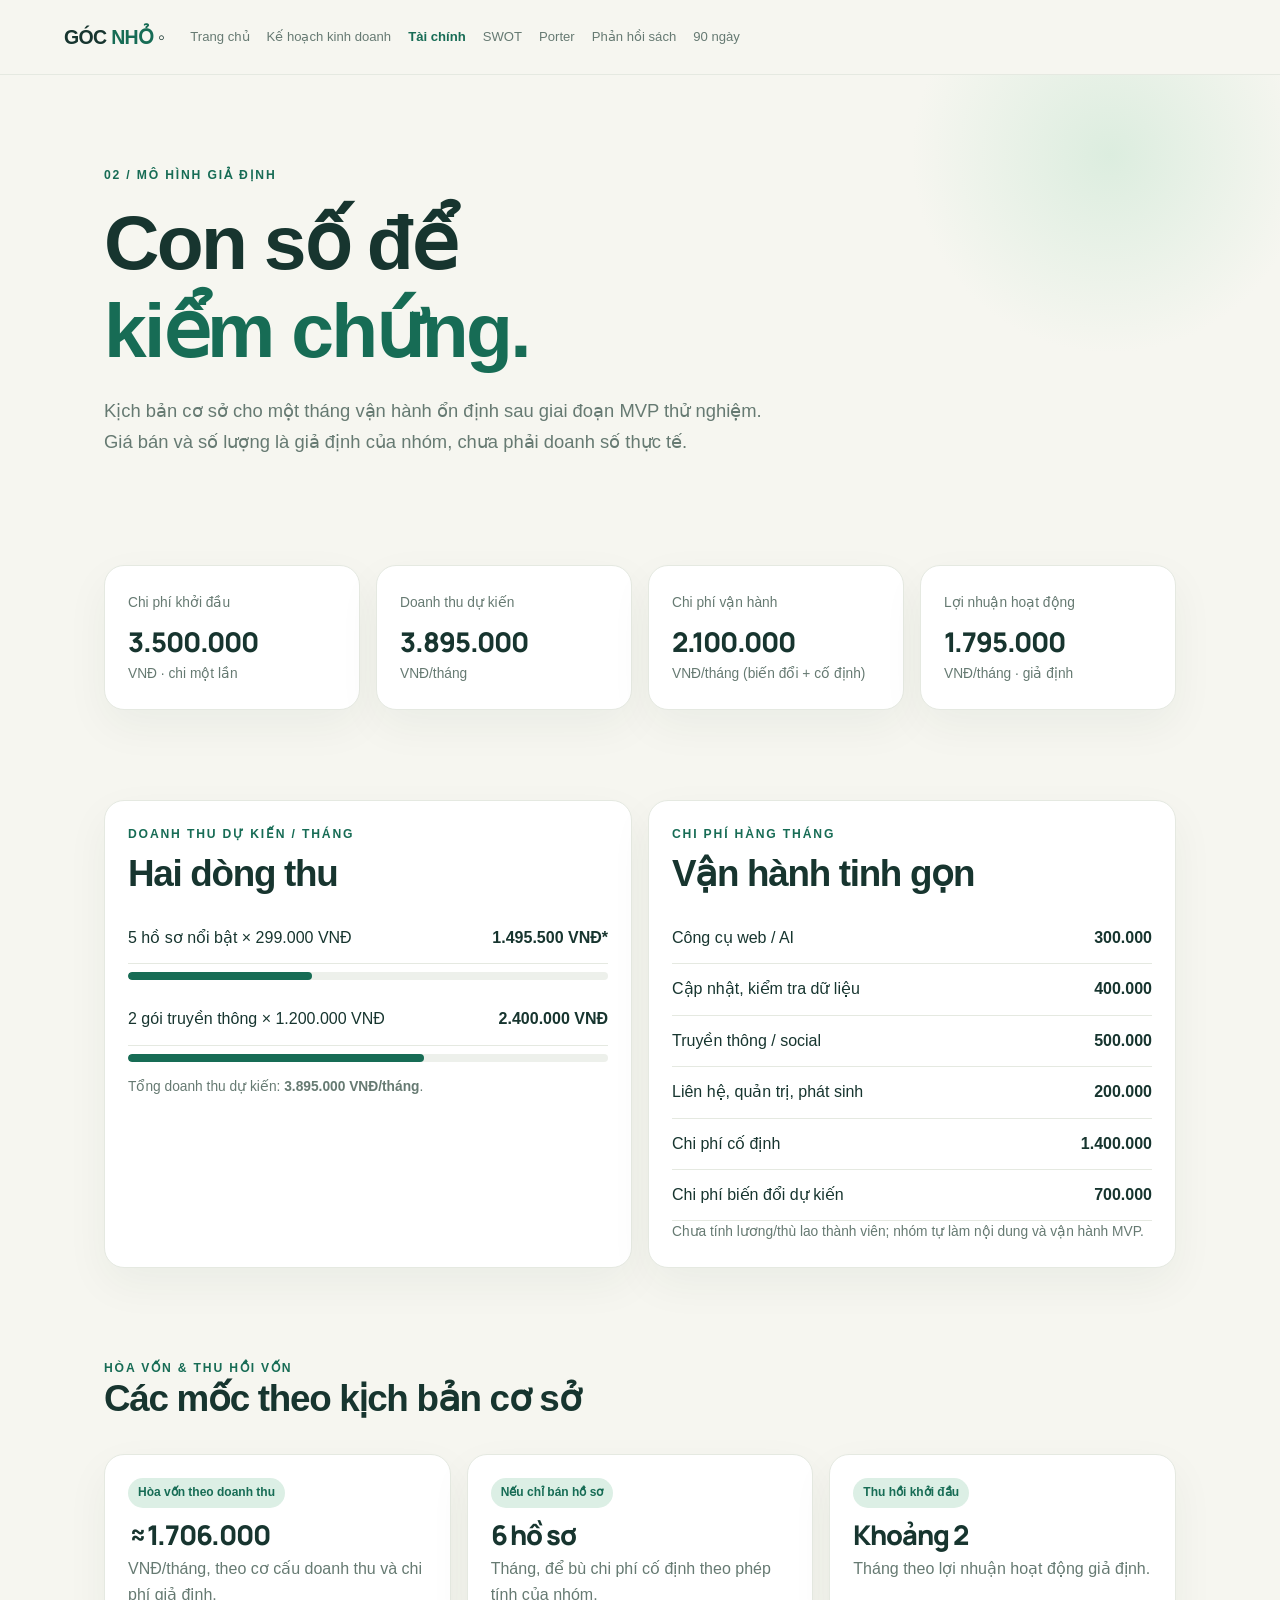
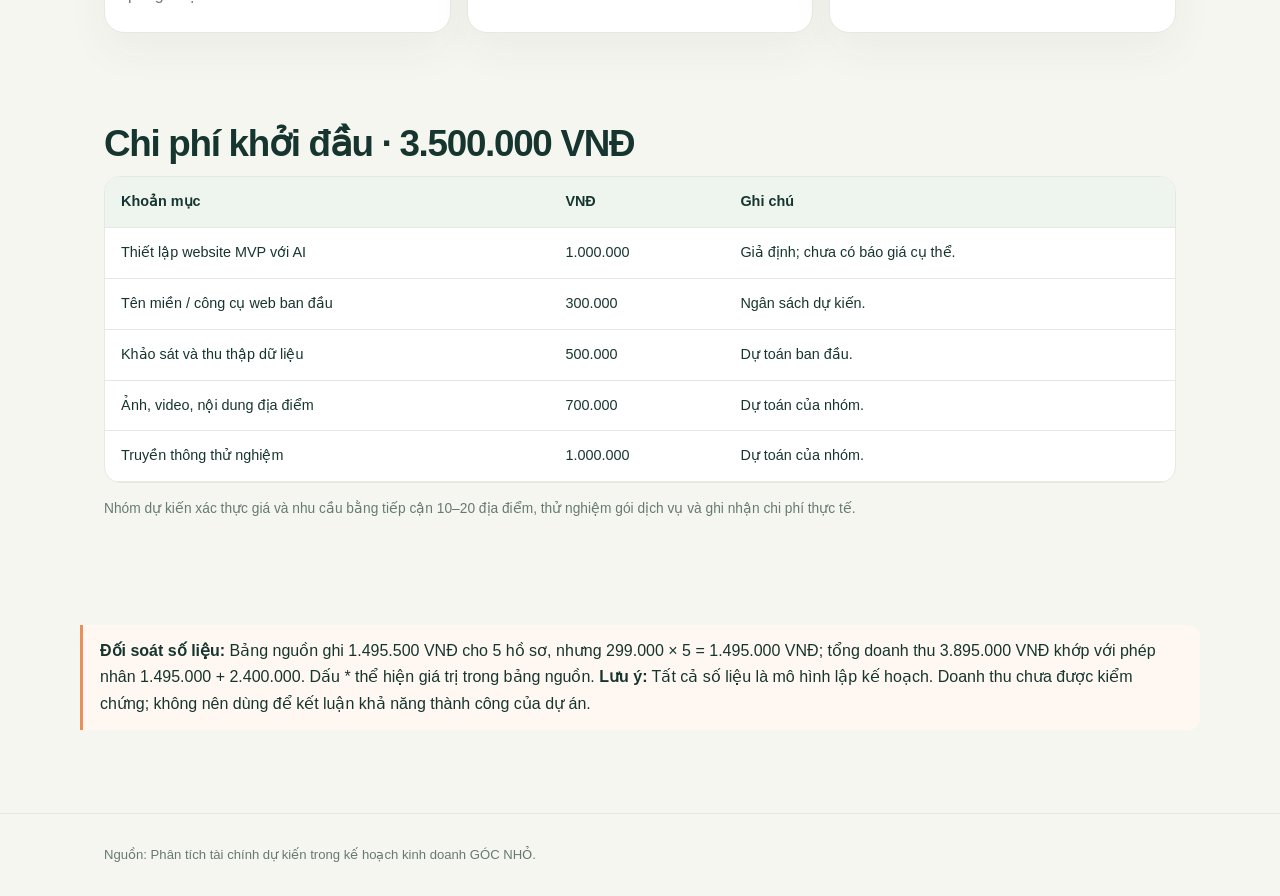
<file: phan-tich-tai-chinh.html>
<!doctype html><html lang="vi"><head><meta charset="utf-8"><meta name="viewport" content="width=device-width,initial-scale=1"><title>Phân tích tài chính · GÓC NHỎ</title><link rel="stylesheet" href="style.css"></head><body><nav class="nav"><div class="navin"><a class="brand" href="index.html">GÓC <i>NHỎ</i> ◦</a><div class="navlinks"><a href="index.html">Trang chủ</a><a href="ke-hoach-kinh-doanh.html">Kế hoạch kinh doanh</a><a class="active" href="phan-tich-tai-chinh.html">Tài chính</a><a href="swot.html">SWOT</a><a href="porter.html">Porter</a><a href="phan-hoi-doc-sach.html">Phản hồi sách</a><a href="ke-hoach-90-ngay.html">90 ngày</a></div></div></nav><main><section class="hero"><div class="wrap"><div class="eyebrow">02 / Mô hình giả định</div><h1>Con số để<br><span style="color:var(--green)">kiểm chứng.</span></h1><p class="lead">Kịch bản cơ sở cho một tháng vận hành ổn định sau giai đoạn MVP thử nghiệm. Giá bán và số lượng là giả định của nhóm, chưa phải doanh số thực tế.</p></div></section><section class="section"><div class="wrap grid g4"><article class="card"><span class="small muted">Chi phí khởi đầu</span><div class="metric">3.500.000</div><p class="small">VNĐ · chi một lần</p></article><article class="card"><span class="small muted">Doanh thu dự kiến</span><div class="metric">3.895.000</div><p class="small">VNĐ/tháng</p></article><article class="card"><span class="small muted">Chi phí vận hành</span><div class="metric">2.100.000</div><p class="small">VNĐ/tháng (biến đổi + cố định)</p></article><article class="card"><span class="small muted">Lợi nhuận hoạt động</span><div class="metric">1.795.000</div><p class="small">VNĐ/tháng · giả định</p></article></div></section><section class="section"><div class="wrap grid g2"><article class="card"><div class="eyebrow">Doanh thu dự kiến / tháng</div><h2 style="margin:9px 0 18px">Hai dòng thu</h2><div class="row"><span>5 hồ sơ nổi bật × 299.000 VNĐ</span><strong>1.495.500 VNĐ*</strong></div><div class="bar"><span style="width:38.4%"></span></div><div class="row"><span>2 gói truyền thông × 1.200.000 VNĐ</span><strong>2.400.000 VNĐ</strong></div><div class="bar"><span style="width:61.6%"></span></div><p class="small">Tổng doanh thu dự kiến: <strong>3.895.000 VNĐ/tháng</strong>.</p></article><article class="card"><div class="eyebrow">Chi phí hàng tháng</div><h2 style="margin:9px 0 18px">Vận hành tinh gọn</h2><div class="row"><span>Công cụ web / AI</span><strong>300.000</strong></div><div class="row"><span>Cập nhật, kiểm tra dữ liệu</span><strong>400.000</strong></div><div class="row"><span>Truyền thông / social</span><strong>500.000</strong></div><div class="row"><span>Liên hệ, quản trị, phát sinh</span><strong>200.000</strong></div><div class="row"><span>Chi phí cố định</span><strong>1.400.000</strong></div><div class="row"><span>Chi phí biến đổi dự kiến</span><strong>700.000</strong></div><p class="small">Chưa tính lương/thù lao thành viên; nhóm tự làm nội dung và vận hành MVP.</p></article></div></section><section class="section"><div class="wrap"><div class="sectionhead"><div><div class="eyebrow">Hòa vốn & thu hồi vốn</div><h2>Các mốc theo kịch bản cơ sở</h2></div></div><div class="grid g3"><article class="card"><span class="tag">Hòa vốn theo doanh thu</span><div class="metric">≈1.706.000</div><p>VNĐ/tháng, theo cơ cấu doanh thu và chi phí giả định.</p></article><article class="card"><span class="tag">Nếu chỉ bán hồ sơ</span><div class="metric">6 hồ sơ</div><p>Tháng, để bù chi phí cố định theo phép tính của nhóm.</p></article><article class="card"><span class="tag">Thu hồi khởi đầu</span><div class="metric">Khoảng 2</div><p>Tháng theo lợi nhuận hoạt động giả định.</p></article></div></div></section><section class="section"><div class="wrap"><h2>Chi phí khởi đầu · 3.500.000 VNĐ</h2><div class="tablewrap"><table><thead><tr><th>Khoản mục</th><th>VNĐ</th><th>Ghi chú</th></tr></thead><tbody><tr><td>Thiết lập website MVP với AI</td><td>1.000.000</td><td>Giả định; chưa có báo giá cụ thể.</td></tr><tr><td>Tên miền / công cụ web ban đầu</td><td>300.000</td><td>Ngân sách dự kiến.</td></tr><tr><td>Khảo sát và thu thập dữ liệu</td><td>500.000</td><td>Dự toán ban đầu.</td></tr><tr><td>Ảnh, video, nội dung địa điểm</td><td>700.000</td><td>Dự toán của nhóm.</td></tr><tr><td>Truyền thông thử nghiệm</td><td>1.000.000</td><td>Dự toán của nhóm.</td></tr></tbody></table></div><p class="small" style="margin-top:15px">Nhóm dự kiến xác thực giá và nhu cầu bằng tiếp cận 10–20 địa điểm, thử nghiệm gói dịch vụ và ghi nhận chi phí thực tế.</p></div></section><section class="section"><div class="wrap callout"><strong>Đối soát số liệu:</strong> Bảng nguồn ghi 1.495.500 VNĐ cho 5 hồ sơ, nhưng 299.000 × 5 = 1.495.000 VNĐ; tổng doanh thu 3.895.000 VNĐ khớp với phép nhân 1.495.000 + 2.400.000. Dấu * thể hiện giá trị trong bảng nguồn. <strong>Lưu ý:</strong> Tất cả số liệu là mô hình lập kế hoạch. Doanh thu chưa được kiểm chứng; không nên dùng để kết luận khả năng thành công của dự án.</div></section></main><footer class="footer"><div class="wrap">Nguồn: Phân tích tài chính dự kiến trong kế hoạch kinh doanh GÓC NHỎ.</div></footer></body></html>
</file>
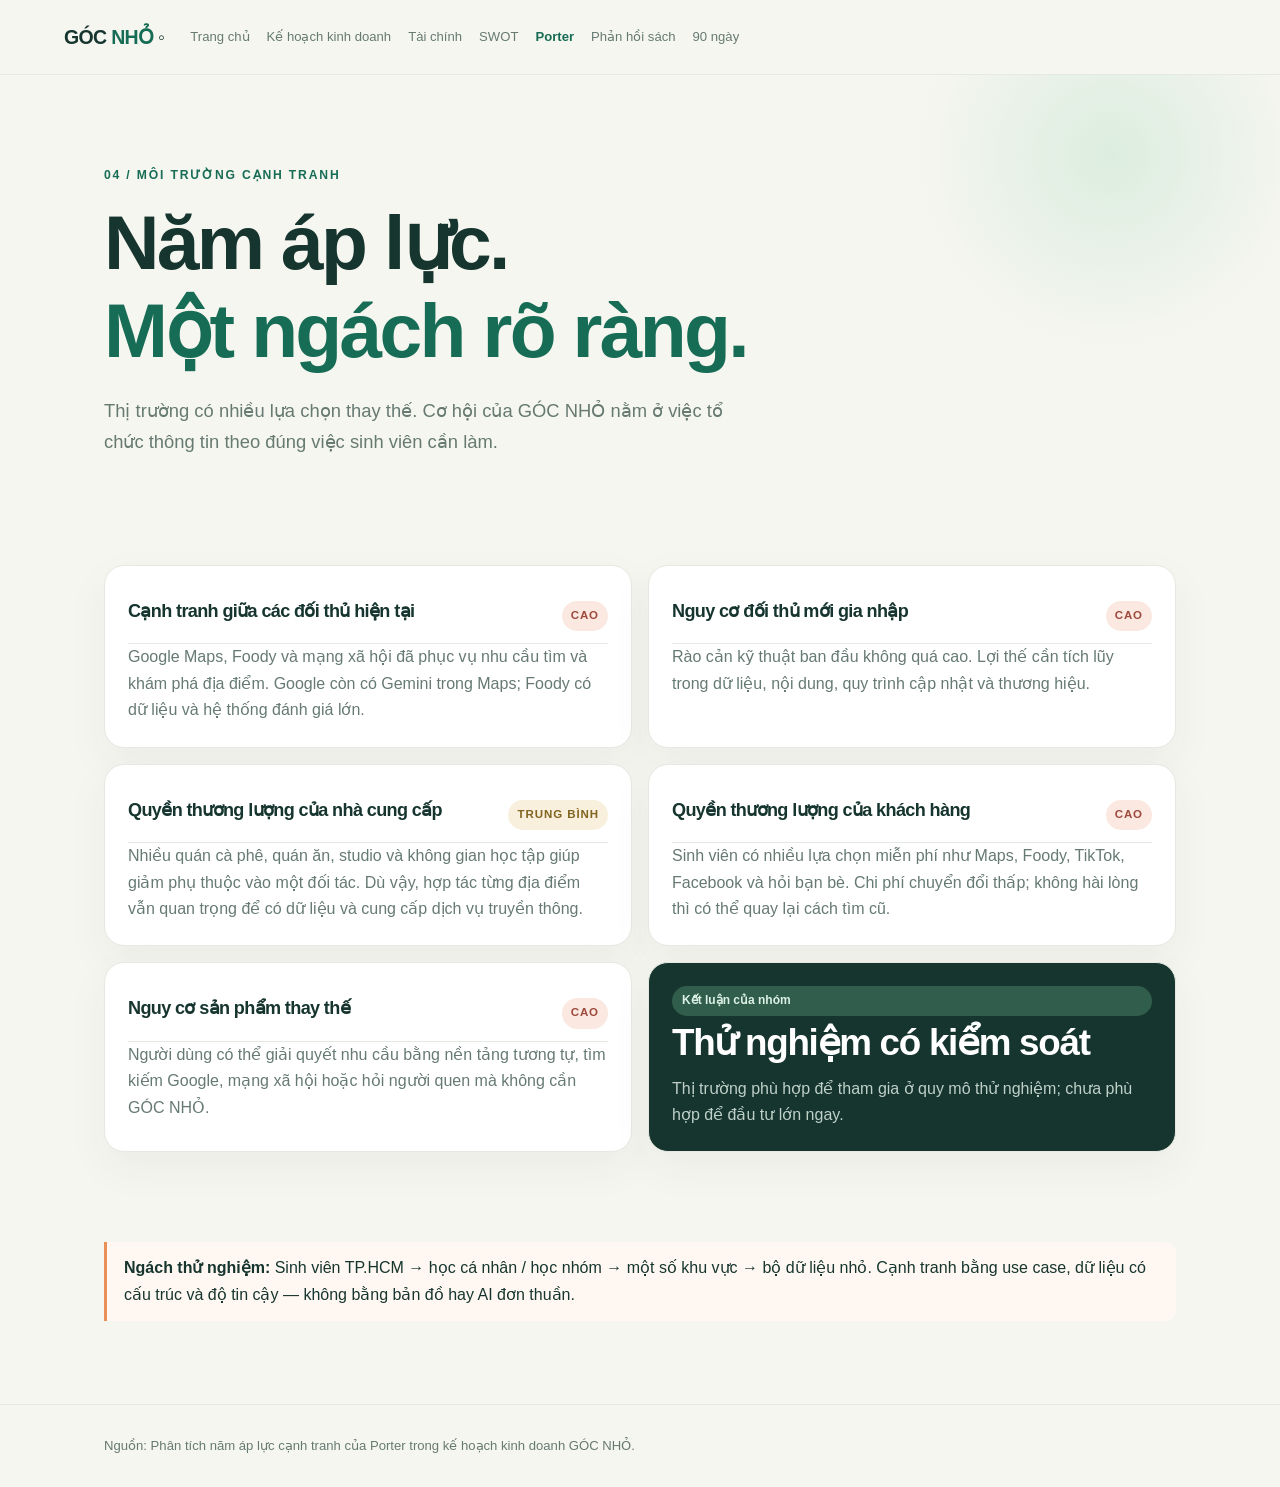
<file: porter.html>
<!doctype html><html lang="vi"><head><meta charset="utf-8"><meta name="viewport" content="width=device-width,initial-scale=1"><title>Năm áp lực Porter · GÓC NHỎ</title><link rel="stylesheet" href="style.css"></head><body><nav class="nav"><div class="navin"><a class="brand" href="index.html">GÓC <i>NHỎ</i> ◦</a><div class="navlinks"><a href="index.html">Trang chủ</a><a href="ke-hoach-kinh-doanh.html">Kế hoạch kinh doanh</a><a href="phan-tich-tai-chinh.html">Tài chính</a><a href="swot.html">SWOT</a><a class="active" href="porter.html">Porter</a><a href="phan-hoi-doc-sach.html">Phản hồi sách</a><a href="ke-hoach-90-ngay.html">90 ngày</a></div></div></nav><main><section class="hero"><div class="wrap"><div class="eyebrow">04 / Môi trường cạnh tranh</div><h1>Năm áp lực.<br><span style="color:var(--green)">Một ngách rõ ràng.</span></h1><p class="lead">Thị trường có nhiều lựa chọn thay thế. Cơ hội của GÓC NHỎ nằm ở việc tổ chức thông tin theo đúng việc sinh viên cần làm.</p></div></section><section class="section"><div class="wrap grid g2"><article class="card"><div class="row"><h3>Cạnh tranh giữa các đối thủ hiện tại</h3><span class="level">CAO</span></div><p>Google Maps, Foody và mạng xã hội đã phục vụ nhu cầu tìm và khám phá địa điểm. Google còn có Gemini trong Maps; Foody có dữ liệu và hệ thống đánh giá lớn.</p></article><article class="card"><div class="row"><h3>Nguy cơ đối thủ mới gia nhập</h3><span class="level">CAO</span></div><p>Rào cản kỹ thuật ban đầu không quá cao. Lợi thế cần tích lũy trong dữ liệu, nội dung, quy trình cập nhật và thương hiệu.</p></article><article class="card"><div class="row"><h3>Quyền thương lượng của nhà cung cấp</h3><span class="level" style="background:#f8efdc;color:#806420">TRUNG BÌNH</span></div><p>Nhiều quán cà phê, quán ăn, studio và không gian học tập giúp giảm phụ thuộc vào một đối tác. Dù vậy, hợp tác từng địa điểm vẫn quan trọng để có dữ liệu và cung cấp dịch vụ truyền thông.</p></article><article class="card"><div class="row"><h3>Quyền thương lượng của khách hàng</h3><span class="level">CAO</span></div><p>Sinh viên có nhiều lựa chọn miễn phí như Maps, Foody, TikTok, Facebook và hỏi bạn bè. Chi phí chuyển đổi thấp; không hài lòng thì có thể quay lại cách tìm cũ.</p></article><article class="card"><div class="row"><h3>Nguy cơ sản phẩm thay thế</h3><span class="level">CAO</span></div><p>Người dùng có thể giải quyết nhu cầu bằng nền tảng tương tự, tìm kiếm Google, mạng xã hội hoặc hỏi người quen mà không cần GÓC NHỎ.</p></article><article class="card feature"><span class="tag">Kết luận của nhóm</span><div><h2>Thử nghiệm có kiểm soát</h2><p>Thị trường phù hợp để tham gia ở quy mô thử nghiệm; chưa phù hợp để đầu tư lớn ngay.</p></div></article></div></section><section class="section"><div class="wrap"><div class="callout"><strong>Ngách thử nghiệm:</strong> Sinh viên TP.HCM → học cá nhân / học nhóm → một số khu vực → bộ dữ liệu nhỏ. Cạnh tranh bằng use case, dữ liệu có cấu trúc và độ tin cậy — không bằng bản đồ hay AI đơn thuần.</div></div></section></main><footer class="footer"><div class="wrap">Nguồn: Phân tích năm áp lực cạnh tranh của Porter trong kế hoạch kinh doanh GÓC NHỎ.</div></footer></body></html>
</file>
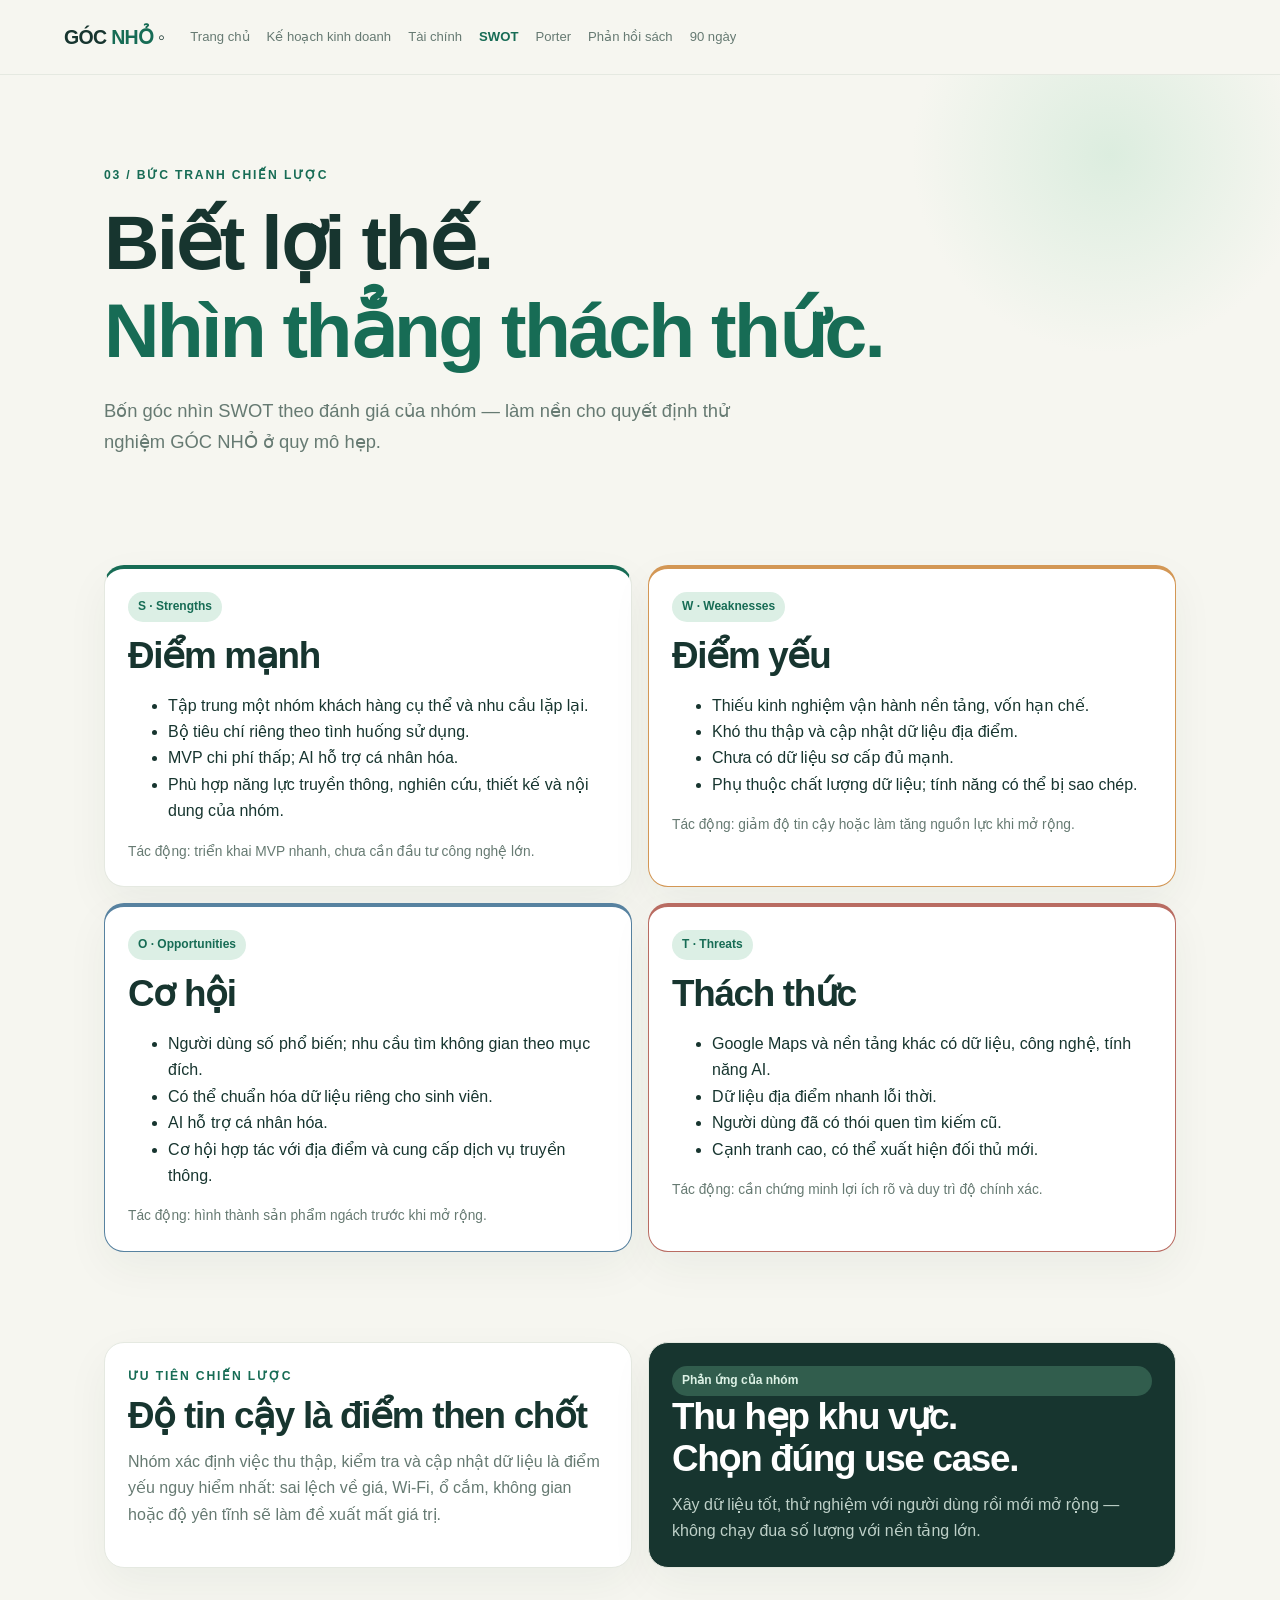
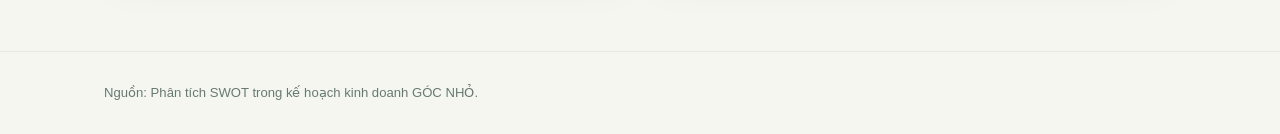
<file: swot.html>
<!doctype html><html lang="vi"><head><meta charset="utf-8"><meta name="viewport" content="width=device-width,initial-scale=1"><title>Phân tích SWOT · GÓC NHỎ</title><link rel="stylesheet" href="style.css"></head><body><nav class="nav"><div class="navin"><a class="brand" href="index.html">GÓC <i>NHỎ</i> ◦</a><div class="navlinks"><a href="index.html">Trang chủ</a><a href="ke-hoach-kinh-doanh.html">Kế hoạch kinh doanh</a><a href="phan-tich-tai-chinh.html">Tài chính</a><a class="active" href="swot.html">SWOT</a><a href="porter.html">Porter</a><a href="phan-hoi-doc-sach.html">Phản hồi sách</a><a href="ke-hoach-90-ngay.html">90 ngày</a></div></div></nav><main><section class="hero"><div class="wrap"><div class="eyebrow">03 / Bức tranh chiến lược</div><h1>Biết lợi thế.<br><span style="color:var(--green)">Nhìn thẳng thách thức.</span></h1><p class="lead">Bốn góc nhìn SWOT theo đánh giá của nhóm — làm nền cho quyết định thử nghiệm GÓC NHỎ ở quy mô hẹp.</p></div></section><section class="section"><div class="wrap grid g2"><article class="card swot"><span class="tag">S · Strengths</span><h2 style="margin-top:13px">Điểm mạnh</h2><ul><li>Tập trung một nhóm khách hàng cụ thể và nhu cầu lặp lại.</li><li>Bộ tiêu chí riêng theo tình huống sử dụng.</li><li>MVP chi phí thấp; AI hỗ trợ cá nhân hóa.</li><li>Phù hợp năng lực truyền thông, nghiên cứu, thiết kế và nội dung của nhóm.</li></ul><p class="small">Tác động: triển khai MVP nhanh, chưa cần đầu tư công nghệ lớn.</p></article><article class="card swot w"><span class="tag">W · Weaknesses</span><h2 style="margin-top:13px">Điểm yếu</h2><ul><li>Thiếu kinh nghiệm vận hành nền tảng, vốn hạn chế.</li><li>Khó thu thập và cập nhật dữ liệu địa điểm.</li><li>Chưa có dữ liệu sơ cấp đủ mạnh.</li><li>Phụ thuộc chất lượng dữ liệu; tính năng có thể bị sao chép.</li></ul><p class="small">Tác động: giảm độ tin cậy hoặc làm tăng nguồn lực khi mở rộng.</p></article><article class="card swot o"><span class="tag">O · Opportunities</span><h2 style="margin-top:13px">Cơ hội</h2><ul><li>Người dùng số phổ biến; nhu cầu tìm không gian theo mục đích.</li><li>Có thể chuẩn hóa dữ liệu riêng cho sinh viên.</li><li>AI hỗ trợ cá nhân hóa.</li><li>Cơ hội hợp tác với địa điểm và cung cấp dịch vụ truyền thông.</li></ul><p class="small">Tác động: hình thành sản phẩm ngách trước khi mở rộng.</p></article><article class="card swot t"><span class="tag">T · Threats</span><h2 style="margin-top:13px">Thách thức</h2><ul><li>Google Maps và nền tảng khác có dữ liệu, công nghệ, tính năng AI.</li><li>Dữ liệu địa điểm nhanh lỗi thời.</li><li>Người dùng đã có thói quen tìm kiếm cũ.</li><li>Cạnh tranh cao, có thể xuất hiện đối thủ mới.</li></ul><p class="small">Tác động: cần chứng minh lợi ích rõ và duy trì độ chính xác.</p></article></div></section><section class="section"><div class="wrap grid g2"><article class="card"><div class="eyebrow">Ưu tiên chiến lược</div><h2 style="margin-top:9px">Độ tin cậy là điểm then chốt</h2><p>Nhóm xác định việc thu thập, kiểm tra và cập nhật dữ liệu là điểm yếu nguy hiểm nhất: sai lệch về giá, Wi-Fi, ổ cắm, không gian hoặc độ yên tĩnh sẽ làm đề xuất mất giá trị.</p></article><article class="card feature"><span class="tag">Phản ứng của nhóm</span><div><h2>Thu hẹp khu vực.<br>Chọn đúng use case.</h2><p>Xây dữ liệu tốt, thử nghiệm với người dùng rồi mới mở rộng — không chạy đua số lượng với nền tảng lớn.</p></div></article></div></section></main><footer class="footer"><div class="wrap">Nguồn: Phân tích SWOT trong kế hoạch kinh doanh GÓC NHỎ.</div></footer></body></html>
</file>
<file: style.css>
@import url('https://fonts.googleapis.com/css2?family=DM+Sans:wght@400;500;600;700&family=Manrope:wght@400;500;600;700;800&display=swap');
:root{--ink:#17352f;--muted:#667a72;--cream:#f6f6f0;--paper:#fff;--green:#176c55;--mint:#dcefe5;--orange:#e99058;--line:#e5e9e1;--shadow:0 16px 44px #17352f0d}*{box-sizing:border-box}body{margin:0;background:var(--cream);color:var(--ink);font-family:"Segoe UI",Arial,sans-serif;line-height:1.65}h1,h2,h3,.brand{font-family:"Segoe UI",Arial,sans-serif;line-height:1.14;letter-spacing:-.035em}h1{font-size:clamp(2.65rem,6vw,5.5rem);margin:14px 0 22px;max-width:800px}h2{font-size:clamp(1.55rem,3vw,2.3rem);margin:0 0 12px}h3{font-size:1.13rem;margin:0 0 10px}p{margin:0 0 14px;color:var(--muted)}a{color:inherit;text-decoration:none}.nav{position:sticky;top:0;z-index:9;background:#f6f6f0ed;backdrop-filter:blur(16px);border-bottom:1px solid var(--line)}.navin{max-width:1200px;margin:auto;min-height:74px;padding:0 24px;display:flex;align-items:center;gap:26px}.brand{font-size:1.22rem;font-weight:800;white-space:nowrap}.brand i{font-style:normal;color:var(--green)}.navlinks{display:flex;align-items:center;gap:17px;overflow:auto;white-space:nowrap;scrollbar-width:none;font-size:.82rem;color:var(--muted)}.navlinks a:hover,.navlinks a.active{color:var(--green)}.navlinks a.active{font-weight:700}.wrap{max-width:1120px;padding:0 24px;margin:auto}.hero{padding:90px 0 62px;position:relative;overflow:hidden}.hero:after{content:"";position:absolute;width:400px;height:400px;border-radius:50%;background:radial-gradient(circle,#dceddf 0,transparent 70%);right:-30px;top:-120px;z-index:-1}.eyebrow{color:var(--green);font-weight:700;font-size:.76rem;letter-spacing:.15em;text-transform:uppercase}.lead{font-size:1.15rem;max-width:660px}.btn{display:inline-flex;background:var(--green);color:white;border-radius:99px;padding:13px 20px;font-weight:700;font-size:.91rem;margin-top:12px}.btn:hover{background:#0f5441}.section{padding:32px 0 58px}.sectionhead{display:flex;justify-content:space-between;align-items:end;gap:20px;margin-bottom:22px}.grid{display:grid;gap:16px}.g2{grid-template-columns:repeat(2,minmax(0,1fr))}.g3{grid-template-columns:repeat(3,minmax(0,1fr))}.g4{grid-template-columns:repeat(4,minmax(0,1fr))}.card{background:var(--paper);border:1px solid var(--line);border-radius:20px;padding:23px;box-shadow:var(--shadow)}.card p:last-child{margin-bottom:0}.tag{display:inline-flex;padding:5px 10px;border-radius:99px;background:var(--mint);color:var(--green);font-size:.75rem;font-weight:700}.metric{font:800 1.7rem Manrope,sans-serif;letter-spacing:-.04em;margin:8px 0 3px}.small{font-size:.86rem}.muted{color:var(--muted)}.callout{border-left:3px solid var(--orange);padding:13px 17px;background:#fff8f2;border-radius:0 12px 12px 0;color:var(--ink)}.feature{min-height:190px;background:var(--ink);color:white;display:flex;flex-direction:column;justify-content:space-between}.feature p{color:#bed0c8}.feature .tag{background:#315d4d;color:#dcf1e5}.row{display:flex;justify-content:space-between;gap:14px;padding:12px 0;border-bottom:1px solid var(--line)}.row:last-child{border:0}.bar{height:8px;background:#edf0eb;border-radius:10px;overflow:hidden;margin:8px 0 14px}.bar span{display:block;height:100%;background:var(--green);border-radius:10px}.swot{border-top:4px solid var(--green)}.swot.w{border-color:#d39755}.swot.o{border-color:#5782a0}.swot.t{border-color:#b96c62}.level{font-size:.72rem;font-weight:800;letter-spacing:.08em;padding:5px 9px;background:#fae8e1;color:#9d493c;border-radius:99px}.timeline{border-left:2px solid #dce8dc;margin:10px 0 0 8px;padding-left:24px}.phase{position:relative;padding-bottom:25px}.phase:before{content:"";position:absolute;width:12px;height:12px;background:var(--green);border:4px solid var(--mint);border-radius:50%;left:-32px;top:4px}.quote{font-size:1.04rem;color:var(--ink);font-weight:500}.footer{padding:30px 24px;border-top:1px solid var(--line);color:var(--muted);font-size:.82rem;margin-top:25px}.book{display:flex;flex-direction:column;gap:8px;min-height:180px}.book strong{font:700 1.16rem Manrope,sans-serif;letter-spacing:-.025em}.book .author{font-size:.82rem;color:var(--muted)}.tablewrap{overflow:auto;background:white;border:1px solid var(--line);border-radius:16px}table{border-collapse:collapse;width:100%;min-width:650px;font-size:.9rem}th,td{text-align:left;padding:13px 16px;border-bottom:1px solid var(--line);vertical-align:top}th{background:#edf5ee;color:var(--ink)}@media(max-width:850px){.navin{display:block;padding:13px 18px}.navlinks{padding-top:9px;gap:15px}.g4,.g3{grid-template-columns:repeat(2,minmax(0,1fr))}.hero{padding:65px 0 45px}}@media(max-width:560px){.wrap{padding:0 18px}.g4,.g3,.g2{grid-template-columns:1fr}.hero{padding:50px 0 35px}.card{padding:19px}.section{padding-bottom:40px}.sectionhead{display:block}}
</file>
